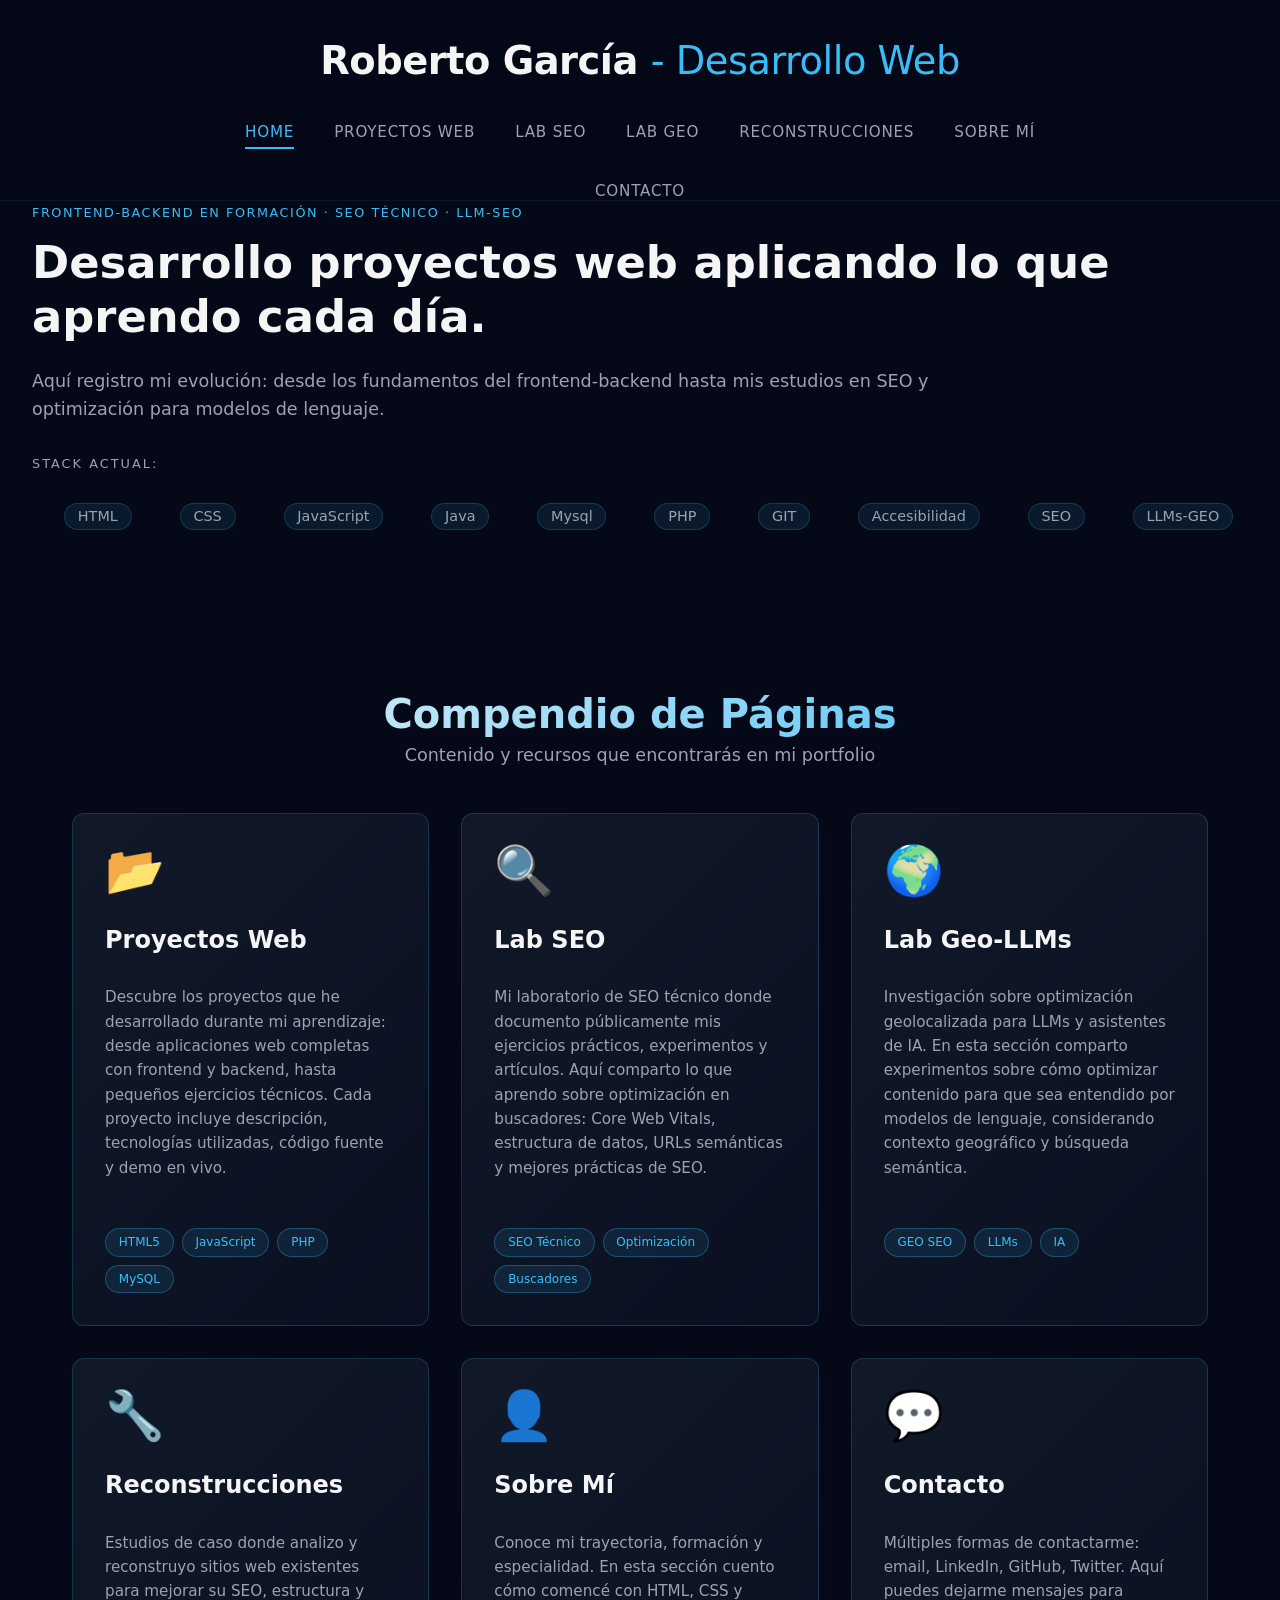
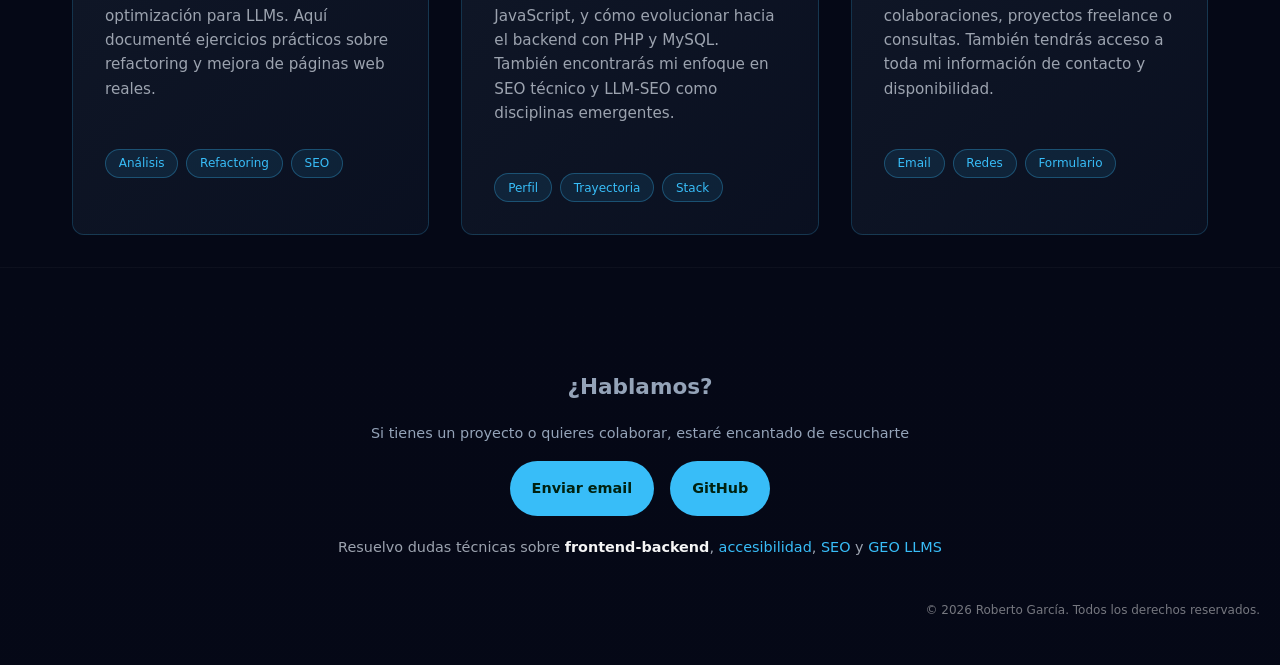
<file: index.html>
<!DOCTYPE html>
<html lang="es">

<head>
    <meta charset="UTF-8">
    <meta name="viewport" content="width=device-width, initial-scale=1.0">
    <meta name="description"
        content="Portfolio profesional de Roberto García, desarrollador frontend especializado en SEO técnico y LLM-SEO.">
    <title>Roberto García | Frontend y SEO técnico</title>

    <!--Estilos-->
    <link rel="stylesheet" href="css/style.css">
    <link rel="stylesheet" href="css/header.css">
    <link rel="stylesheet" href="css/hero.css">
    <link rel="stylesheet" href="css/responsive.css">
    <link rel="stylesheet" href="css/projects.css">
</head>

<body>

    <div id="site-header"></div>
    <main id="main-content">
        <section id="hero" class="hero">
            <header class="hero-header">
                <p class="hero-kicker"> Frontend-Backend en formación · SEO técnico · LLM‑SEO </p>
                <h1 id="hero-title" class="hero-title"> Desarrollo proyectos web aplicando lo que aprendo cada día.
                </h1>
                <p class="hero-subtitle"> Aquí registro mi evolución: desde los fundamentos del frontend-backend hasta
                    mis
                    estudios en SEO y optimización para modelos de lenguaje. </p>
            </header>
            <nav class="hero-tech" aria-label="Tecnologías que utilizo actualmente"> <span class="hero-tech-label">Stack
                    actual:</span>
                <div class="hero-tech-marquee">
                    <ul class="hero-tech-track">
                        <li>HTML</li>
                        <li>CSS</li>
                        <li>JavaScript</li>
                        <li>Java</li>
                        <li>Mysql</li>
                        <li>PHP</li>
                        <li>GIT</li>
                        <li>Accesibilidad</li>
                        <li>SEO</li>
                        <li>LLMs‑GEO</li>
                        <li>React</li>
                        <li>React-native</li>

                        <li>HTML</li>
                        <li>CSS</li>
                        <li>JavaScript</li>
                        <li>Java</li>
                        <li>Mysql</li>
                        <li>PHP</li>
                        <li>GIT</li>
                        <li>Accesibilidad</li>
                        <li>SEO</li>
                        <li>LLMs‑GEO</li>
                        <li>React</li>
                        <li>React-native</li>
                    </ul>
                </div>
        </section>

        <section id="paginas" class="paginas" aria-labelledby="pages-title">
            <div class="section-header">
                <h2 id="pages-title">Compendio de Páginas</h2>
                <p class="section-subtitle">Contenido y recursos que encontrarás en mi portfolio</p>
            </div>

            <div class="contenidos-grid">
                <article class="contenido-card">
                    <div class="card-icon">📂</div>
                    <h3>Proyectos Web</h3>
                    <p>Descubre los proyectos que he desarrollado durante mi aprendizaje: desde aplicaciones web completas con frontend y backend, hasta pequeños ejercicios técnicos. Cada proyecto incluye descripción, tecnologías utilizadas, código fuente y demo en vivo.</p>
                    <div class="card-tags">
                        <span class="tag">HTML5</span>
                        <span class="tag">JavaScript</span>
                        <span class="tag">PHP</span>
                        <span class="tag">MySQL</span>
                    </div>
                </article>

                <article class="contenido-card">
                    <div class="card-icon">🔍</div>
                    <h3>Lab SEO</h3>
                    <p>Mi laboratorio de SEO técnico donde documento públicamente mis ejercicios prácticos, experimentos y artículos. Aquí comparto lo que aprendo sobre optimización en buscadores: Core Web Vitals, estructura de datos, URLs semánticas y mejores prácticas de SEO.</p>
                    <div class="card-tags">
                        <span class="tag">SEO Técnico</span>
                        <span class="tag">Optimización</span>
                        <span class="tag">Buscadores</span>
                    </div>
                </article>

                <article class="contenido-card">
                    <div class="card-icon">🌍</div>
                    <h3>Lab Geo-LLMs</h3>
                    <p>Investigación sobre optimización geolocalizada para LLMs y asistentes de IA. En esta sección comparto experimentos sobre cómo optimizar contenido para que sea entendido por modelos de lenguaje, considerando contexto geográfico y búsqueda semántica.</p>
                    <div class="card-tags">
                        <span class="tag">GEO SEO</span>
                        <span class="tag">LLMs</span>
                        <span class="tag">IA</span>
                    </div>
                </article>

                <article class="contenido-card">
                    <div class="card-icon">🔧</div>
                    <h3>Reconstrucciones</h3>
                    <p>Estudios de caso donde analizo y reconstruyo sitios web existentes para mejorar su SEO, estructura y optimización para LLMs. Aquí documenté ejercicios prácticos sobre refactoring y mejora de páginas web reales.</p>
                    <div class="card-tags">
                        <span class="tag">Análisis</span>
                        <span class="tag">Refactoring</span>
                        <span class="tag">SEO</span>
                    </div>
                </article>

                <article class="contenido-card">
                    <div class="card-icon">👤</div>
                    <h3>Sobre Mí</h3>
                    <p>Conoce mi trayectoria, formación y especialidad. En esta sección cuento cómo comencé con HTML, CSS y JavaScript, y cómo evolucionar hacia el backend con PHP y MySQL. También encontrarás mi enfoque en SEO técnico y LLM-SEO como disciplinas emergentes.</p>
                    <div class="card-tags">
                        <span class="tag">Perfil</span>
                        <span class="tag">Trayectoria</span>
                        <span class="tag">Stack</span>
                    </div>
                </article>

                <article class="contenido-card">
                    <div class="card-icon">💬</div>
                    <h3>Contacto</h3>
                    <p>Múltiples formas de contactarme: email, LinkedIn, GitHub, Twitter. Aquí puedes dejarme mensajes para colaboraciones, proyectos freelance o consultas. También tendrás acceso a toda mi información de contacto y disponibilidad.</p>
                    <div class="card-tags">
                        <span class="tag">Email</span>
                        <span class="tag">Redes</span>
                        <span class="tag">Formulario</span>
                    </div>
                </article>
            </div>
        </section>
    </main>
    <div id="site-footer"></div>

    <script src="js/header-loader.js" defer></script>
</body>

</html>
</file>
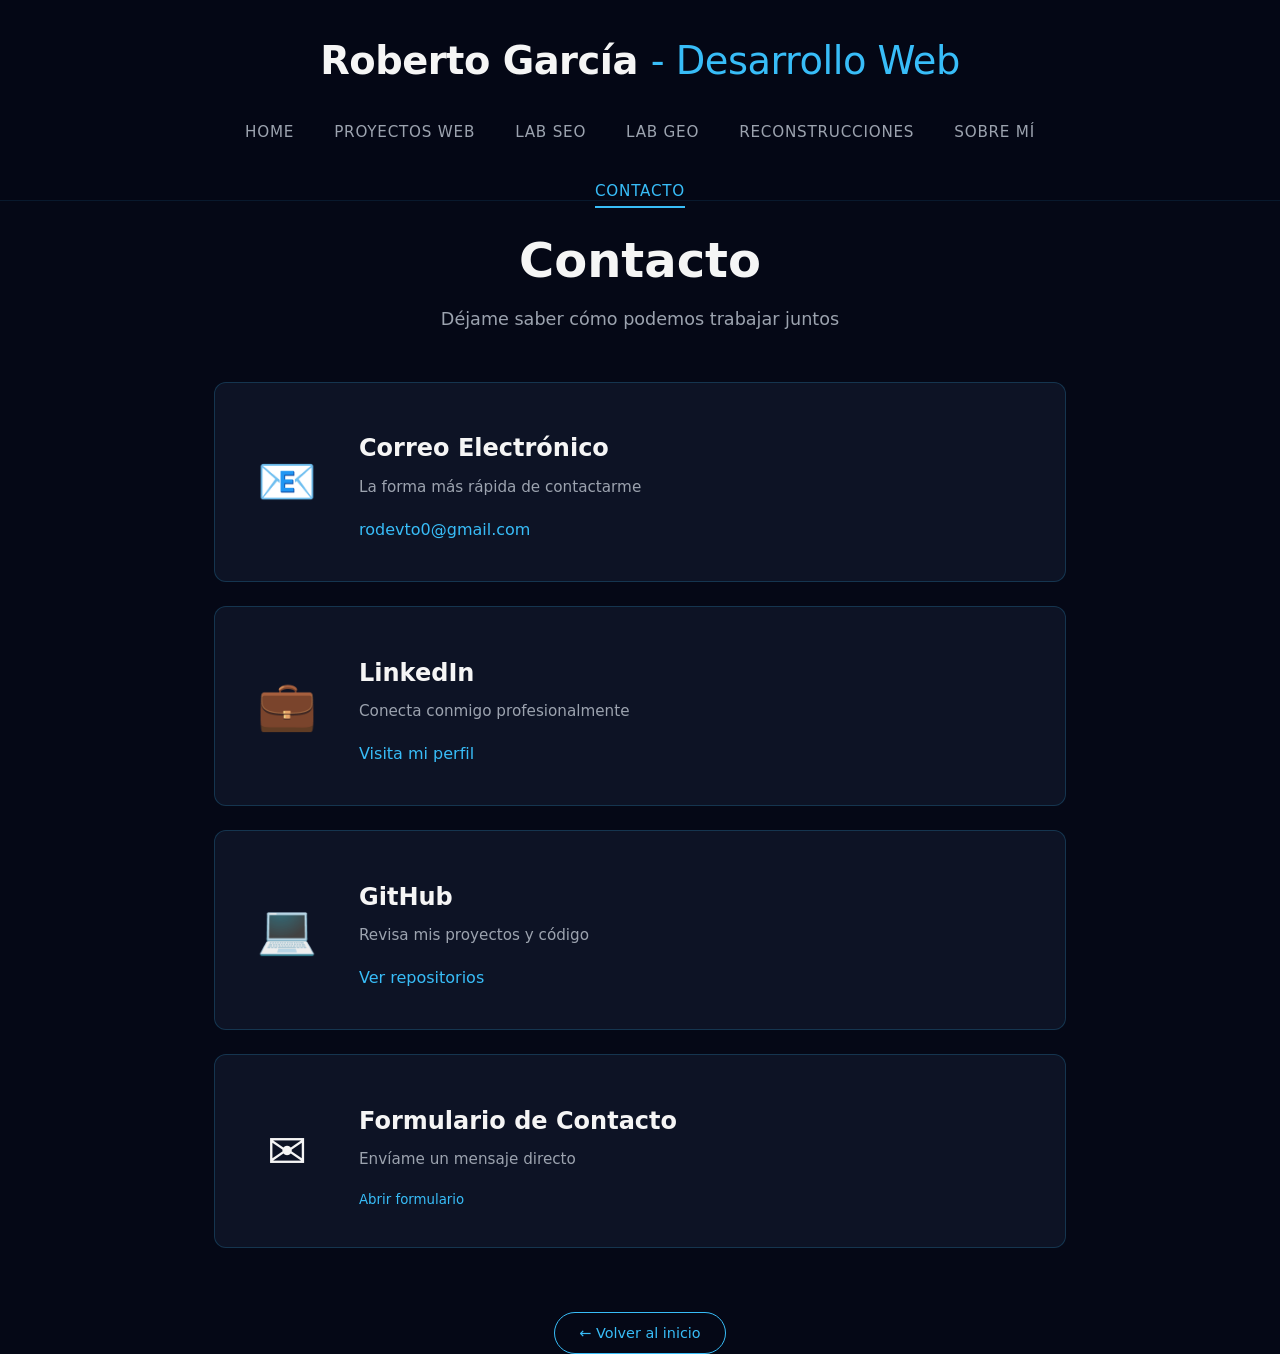
<file: contacto.html>
<!DOCTYPE html>
<html lang="es">
<head>
    <meta charset="UTF-8">
    <meta name="viewport" content="width=device-width, initial-scale=1.0">
    <title>Contacto | Portfolio - Roberto García</title>
    <meta name="description" content="Contacto con el desarrollador">
    
    <!--Estilos-->
    <link rel="stylesheet" href="css/style.css">
    <link rel="stylesheet" href="css/header.css">
    <link rel="stylesheet" href="css/contact.css">
</head>
<body>
    <div id="site-header"></div>
    <main id="main-content">
        <section class="project-hero">
            <h1>Contacto</h1>
            <p>Déjame saber cómo podemos trabajar juntos</p>
        </section>

        <div class="contacto-container">
            
            <!-- Email -->
            <section class="contact-card">
                <div class="contact-icon">📧</div>
                <div class="contact-content">
                    <h2>Correo Electrónico</h2>
                    <p>La forma más rápida de contactarme</p>
                    <a href="mailto:rodevto0@gmail.com" class="contact-link">rodevto0@gmail.com</a>
                </div>
            </section>

            <!-- LinkedIn -->
            <section class="contact-card">
                <div class="contact-icon">💼</div>
                <div class="contact-content">
                    <h2>LinkedIn</h2>
                    <p>Conecta conmigo profesionalmente</p>
                    <a href="https://www.linkedin.com/in/roberto-garcía-toquero-3a46722b2" target="_blank" rel="noopener noreferrer" class="contact-link">Visita mi perfil</a>
                </div>
            </section>

            <!-- GitHub -->
            <section class="contact-card">
                <div class="contact-icon">💻</div>
                <div class="contact-content">
                    <h2>GitHub</h2>
                    <p>Revisa mis proyectos y código</p>
                    <a href="https://github.com/Toquero21" target="_blank" rel="noopener noreferrer" class="contact-link">Ver repositorios</a>
                </div>
            </section>

            <!-- Formulario -->
            <section class="contact-card">
                <div class="contact-icon">✉️</div>
                <div class="contact-content">
                    <h2>Formulario de Contacto</h2>
                    <p>Envíame un mensaje directo</p>
                    <button class="contact-link" id="form-toggle">Abrir formulario</button>
                </div>
            </section>
        </div>

        <!-- Formulario Modal -->
        <div class="form-modal" id="contact-form-modal">
            <div class="form-container">
                <button class="close-btn">&times;</button>
                <h2>Envíame un mensaje</h2>
                <form id="contact-form" class="contact-form">
                    <div class="form-group">
                        <label for="name">Nombre</label>
                        <input type="text" id="name" name="name" required>
                    </div>
                    <div class="form-group">
                        <label for="email">Correo Electrónico</label>
                        <input type="email" id="email" name="email" required>
                    </div>
                    <div class="form-group">
                        <label for="subject">Asunto</label>
                        <input type="text" id="subject" name="subject" required>
                    </div>
                    <div class="form-group">
                        <label for="message">Mensaje</label>
                        <textarea id="message" name="message" rows="5" required></textarea>
                    </div>
                    <button type="submit" class="btn">Enviar Mensaje</button>
                </form>
            </div>
        </div>
    </main>

    <div class="section-footer">
        <a href="index.html" class="btn btn-outline">← Volver al inicio</a>
    </div>

    <script src="js/header-loader.js" defer></script>
    <script src="js/contact.js" defer></script>
</body>
</html>
</file>
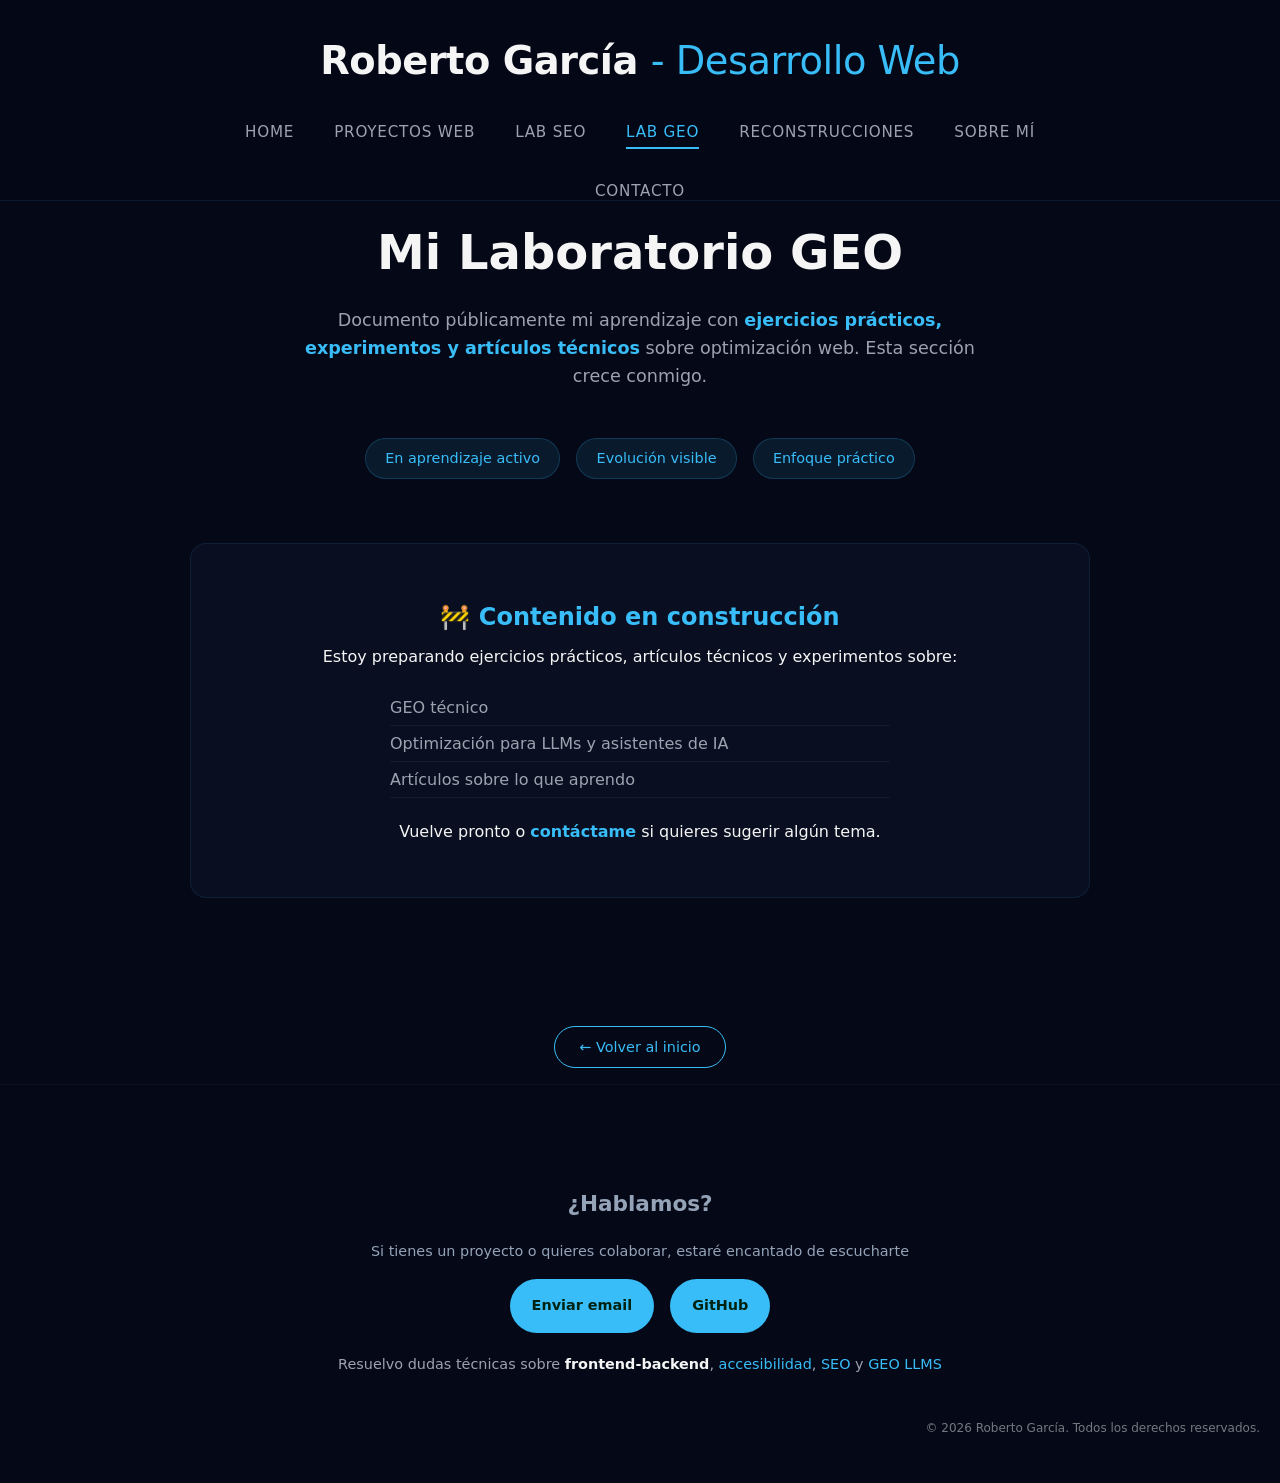
<file: geo-llms.html>
<!DOCTYPE html>
<html lang="es">

<head>
    <meta charset="UTF-8">
    <meta name="viewport" content="width=device-width, initial-scale=1.0">
    <meta name="description"
        content="Diario público de mi aprendizaje en GEO técnico y optimización para IA. Ejercicios prácticos, experimentos y artículos técnicos que documento mientras estudio.">
    <!--Estilos-->
    <link rel="stylesheet" href="css/style.css">
    <link rel="stylesheet" href="css/header.css">
    <link rel="stylesheet" href="css/seo-lab.css">
    <title>Mi Laboratorio SEO & IA | Ejercicios y Artículos de Aprendizaje - Roberto García</title>
</head>

<body>
    <div id="site-header"></div>

    <main id="main-content">
        <h1>Mi Laboratorio GEO</h1>
        <p class="page-subtitle">
            Documento públicamente mi aprendizaje con <strong>ejercicios prácticos, experimentos y artículos
                técnicos</strong>
            sobre optimización web. Esta sección crece conmigo.
        </p>

        <div class="learning-badge">
            <span>En aprendizaje activo</span>
            <span>Evolución visible</span>
            <span>Enfoque práctico</span>
        </div>

        <section class="lab-coming-soon">
            <h2>🚧 Contenido en construcción</h2>
            <p>Estoy preparando ejercicios prácticos, artículos técnicos y experimentos sobre:</p>
            <ul>
                <li>GEO técnico</li>
                <li>Optimización para LLMs y asistentes de IA</li>
                <li>Artículos sobre lo que aprendo</li>
            </ul>
            <p>Vuelve pronto o <a href="../index.html#contacto-home">contáctame</a> si quieres sugerir algún tema.</p>
        </section>
    </main>

    <div class="section-footer">
        <a href="index.html" class="btn btn-outline">← Volver al inicio</a>
    </div>

    <div id="site-footer"></div>

    <script src="js/header-loader.js" defer></script>
</body>

</html>
</file>
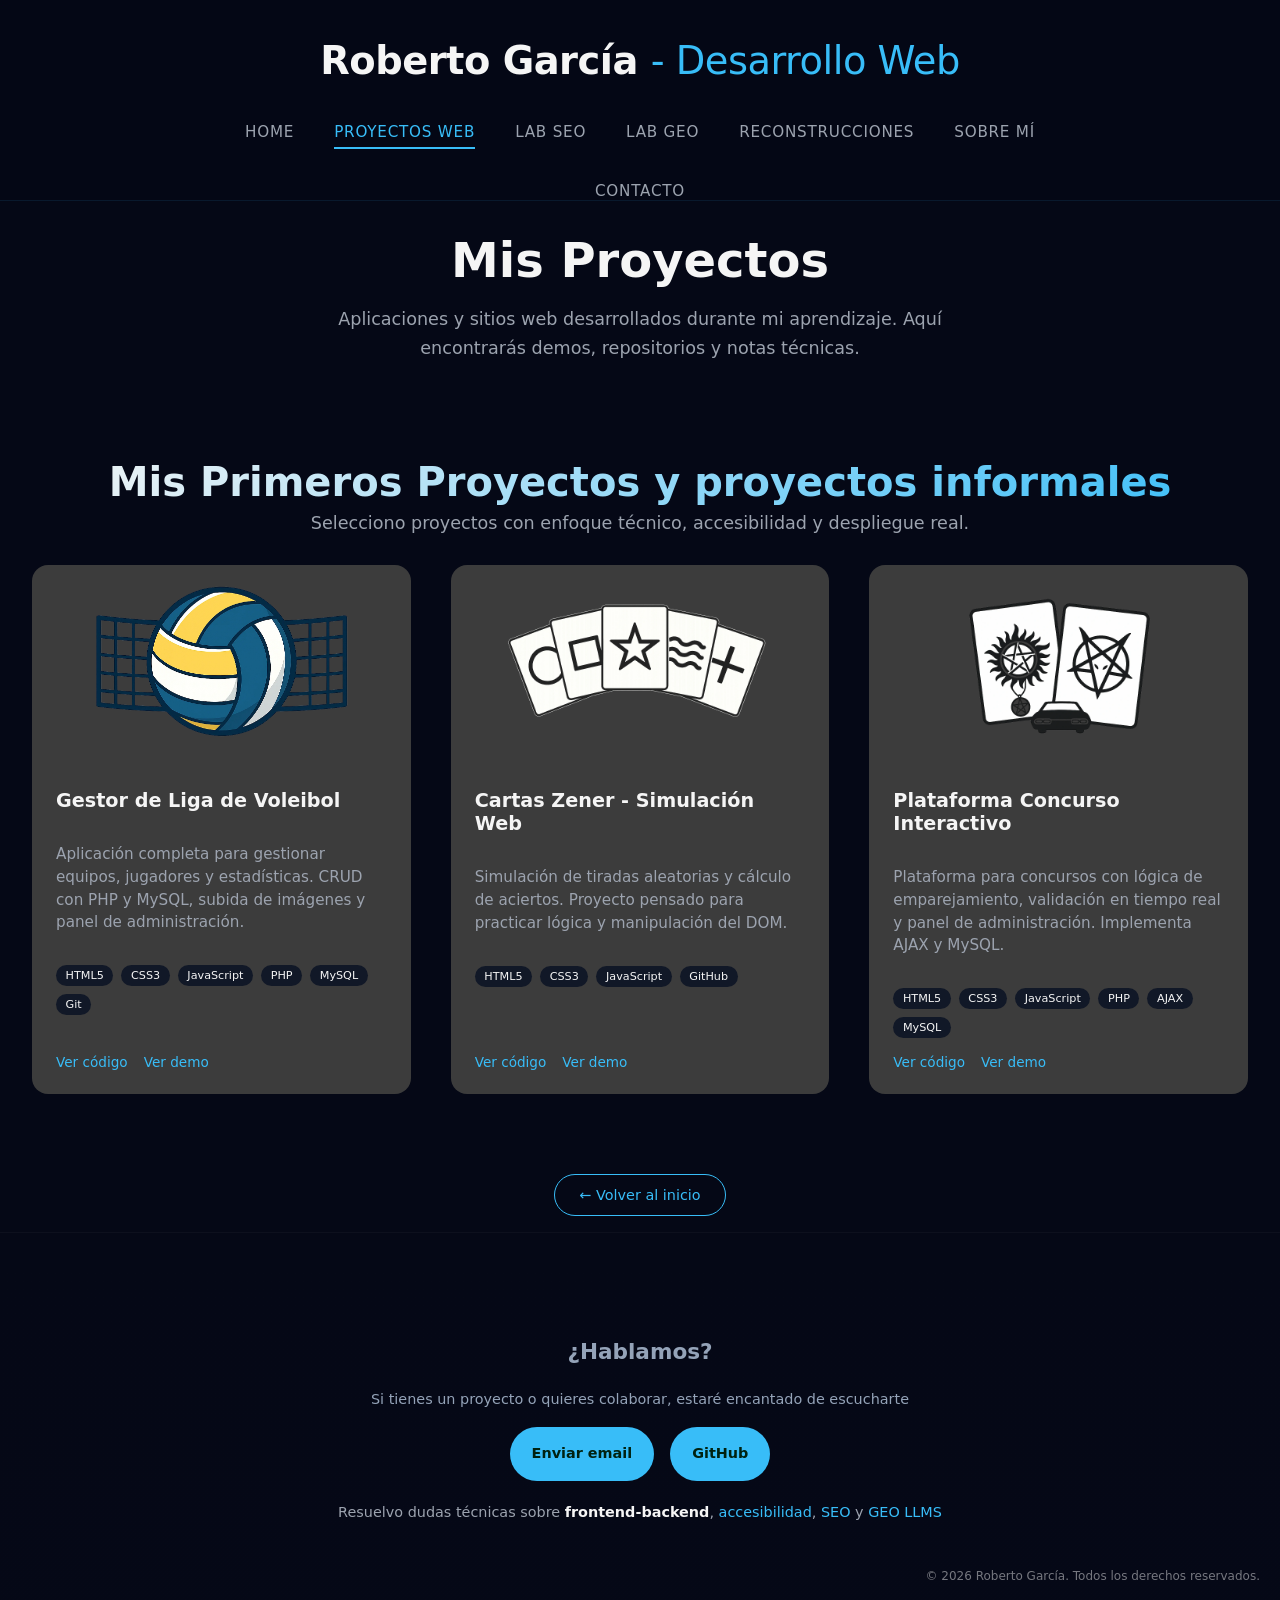
<file: proyectos.html>
<!DOCTYPE html>
<html lang="es">

<head>
    <meta charset="UTF-8">
    <meta name="viewport" content="width=device-width, initial-scale=1.0">
    <title>Proyectos de Desarrollo Web | Portfolio - Roberto García</title>
    <meta name="description"
        content="Proyectos que he construido mientras aprendo desarrollo web. Desde lo básico hasta aplicaciones completas con HTML, CSS y JavaScript.">
    <link rel="stylesheet" href="css/style.css">
    <link rel="stylesheet" href="css/header.css">
    <link rel="stylesheet" href="css/projects.css">
</head>

<body>
    <div id="site-header"></div>

    <main id="main-content" class="container" tabindex="-1">
        <section class="project-hero">
            <h1>Mis Proyectos</h1>
            <p>Aplicaciones y sitios web desarrollados durante mi aprendizaje. Aquí encontrarás demos,
                repositorios y notas técnicas.</p>
        </section>

        <section class="projects" aria-labelledby="projects-title">
            <div class="section-header">
                <h2 id="projects-title">Mis Primeros Proyectos y proyectos informales</h2>
                <p class="section-subtitle">Selecciono proyectos con enfoque técnico, accesibilidad y despliegue real.
                </p>
            </div>

            <div class="projects-grid">
                <!-- Proyecto 1 -->
                <article class="project-card" aria-labelledby="p1-title">
                    <div class="project-image">
                        <img src="img/voley.webp" alt="Captura del gestor de liga de voleibol" loading="lazy">
                    </div>
                    <div class="project-content">
                        <h3 id="p1-title">Gestor de Liga de Voleibol</h3>
                        <p>Aplicación completa para gestionar equipos, jugadores y estadísticas. CRUD con PHP y MySQL,
                            subida de imágenes y panel de administración.</p>
                        <div class="project-tech">
                            <span>HTML5</span><span>CSS3</span><span>JavaScript</span><span>PHP</span><span>MySQL</span><span>Git</span>
                        </div>
                        <div class="project-links">
                            <a href="https://github.com/Toquero21/gestor-voleyball-php.git" class="link-code"
                                rel="noopener noreferrer" target="_blank">Ver código</a>
                            <a href="https://rodevtovoley.ct.ws/index.php" class="link-demo" rel="noopener noreferrer"
                                target="_blank">Ver demo</a>
                        </div>
                    </div>
                </article>

                <!-- Proyecto 2 -->
                <article class="project-card" aria-labelledby="p2-title">
                    <div class="project-image">
                        <img src="img/cartasZener.webp" alt="Interfaz de la simulación de cartas Zener" loading="lazy">
                    </div>
                    <div class="project-content">
                        <h3 id="p2-title">Cartas Zener - Simulación Web</h3>
                        <p>Simulación de tiradas aleatorias y cálculo de aciertos. Proyecto pensado para practicar
                            lógica y manipulación del DOM.</p>
                        <div class="project-tech">
                            <span>HTML5</span><span>CSS3</span><span>JavaScript</span><span>GitHub</span>
                        </div>
                        <div class="project-links">
                            <a href="https://github.com/Toquero21/cartasZener.git" class="link-code"
                                rel="noopener noreferrer" target="_blank">Ver código</a>
                            <a href="https://toquero21.github.io/cartasZener/" class="link-demo"
                                rel="noopener noreferrer" target="_blank">Ver demo</a>
                        </div>
                    </div>
                </article>

                <!-- Proyecto 3 -->
                <article class="project-card" aria-labelledby="p3-title">
                    <div class="project-image">
                        <img src="img/concursoSPN.webp" alt="Pantalla del sistema de concurso interactivo"
                            loading="lazy">
                    </div>
                    <div class="project-content">
                        <h3 id="p3-title">Plataforma Concurso Interactivo</h3>
                        <p>Plataforma para concursos con lógica de emparejamiento, validación en tiempo real y panel de
                            administración. Implementa AJAX y MySQL.</p>
                        <div class="project-tech">
                            <span>HTML5</span><span>CSS3</span><span>JavaScript</span><span>PHP</span><span>AJAX</span><span>MySQL</span>
                        </div>
                        <div class="project-links">
                            <a href="https://github.com/Toquero21/concursoSupernatural.git" class="link-code">Ver código</a>
                            <a href="https://concursospn.ct.ws/?i=1" class="link-demo">Ver demo</a>
                        </div>
                    </div>
                </article>

                <!-- Espacio para añadir más proyectos -->
            </div>

        </section>
    </main>

    <div class="section-footer">
        <a href="index.html" class="btn btn-outline">← Volver al inicio</a>
    </div>

    <div id="site-footer"></div>

    <script src="js/header-loader.js" defer></script>
</body>

</html>
</file>
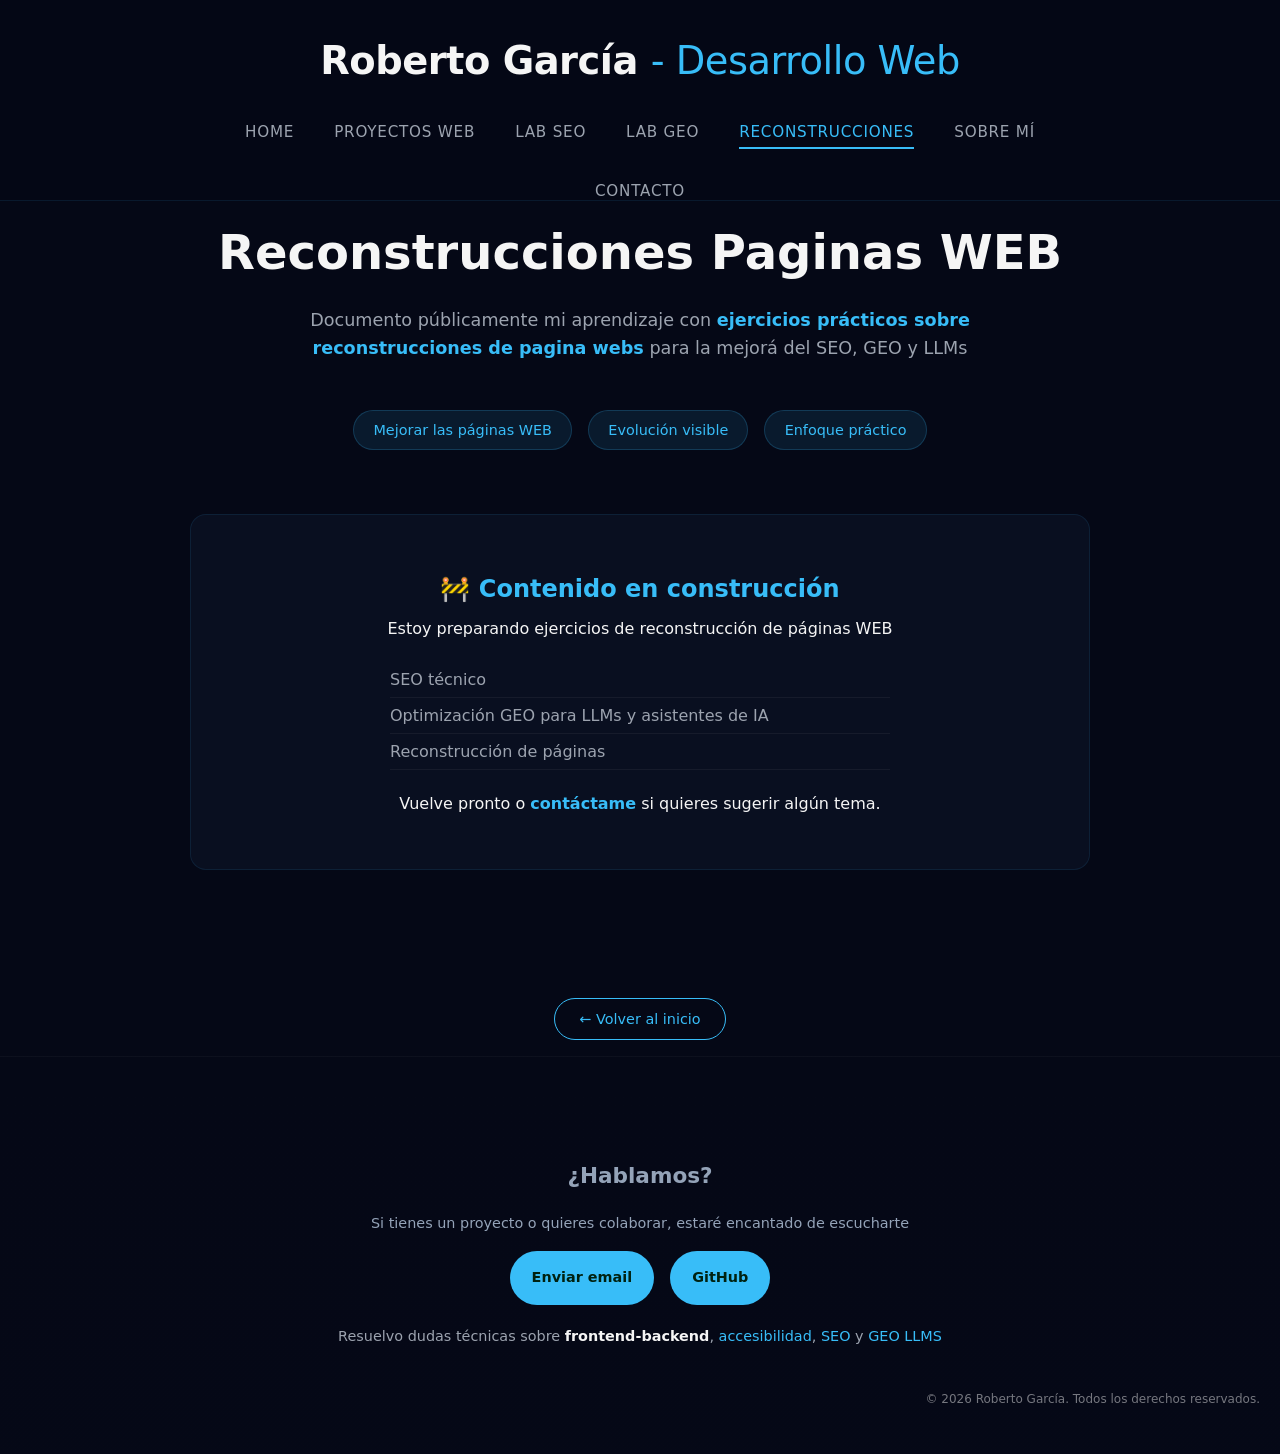
<file: reconstrucciones.html>
<!DOCTYPE html>
<html lang="es">

<head>
    <meta charset="UTF-8">
    <meta name="viewport" content="width=device-width, initial-scale=1.0">
    <meta name="description" content="Sección donde reconstruyo paginas web para mejorar su semántica, GEO y SEO">
    <!--Estilos-->
    <link rel="stylesheet" href="css/style.css">
    <link rel="stylesheet" href="css/header.css">
    <link rel="stylesheet" href="css/seo-lab.css">
    <title>Reconstrucciones</title>
</head>

<body>
    <div id="site-header"></div>

    <main id="main-content">
        <h1>Reconstrucciones Paginas WEB</h1>
        <p class="page-subtitle">
            Documento públicamente mi aprendizaje con <strong>ejercicios prácticos sobre reconstrucciones de pagina webs</strong>
            para la mejorá del SEO, GEO y LLMs
        </p>

        <div class="learning-badge">
            <span>Mejorar las páginas WEB</span>
            <span>Evolución visible</span>
            <span>Enfoque práctico</span>
        </div>

        <section class="lab-coming-soon">
            <h2>🚧 Contenido en construcción</h2>
            <p>Estoy preparando ejercicios de reconstrucción de páginas WEB</p>
            <ul>
                <li>SEO técnico</li>
                <li>Optimización GEO para LLMs y asistentes de IA</li>
                <li>Reconstrucción de páginas</li>
            </ul>
            <p>Vuelve pronto o <a href="../index.html#contacto-home">contáctame</a> si quieres sugerir algún tema.</p>
        </section>
    </main>

    <div class="section-footer">
        <a href="index.html" class="btn btn-outline">← Volver al inicio</a>
    </div>

    <div id="site-footer"></div>

    <script src="js/header-loader.js" defer></script>

</body>

</html>
</file>
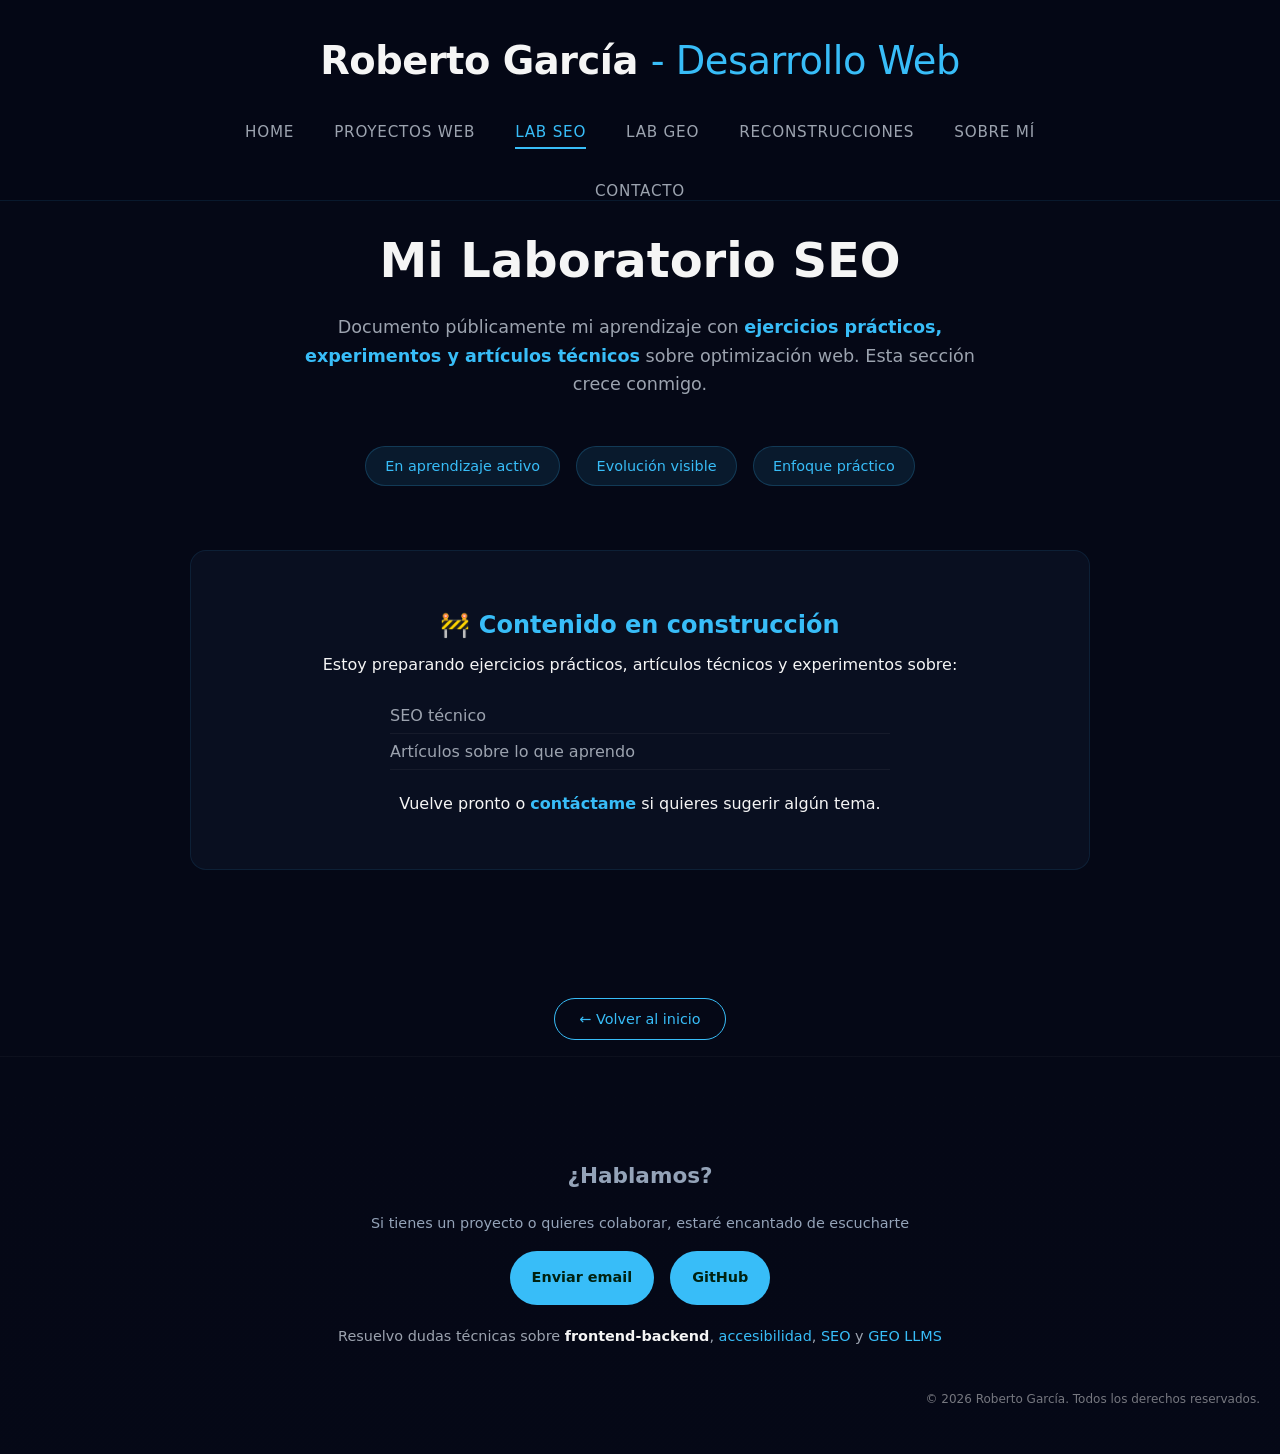
<file: seo.html>
<!DOCTYPE html>
<html lang="es">

<head>
    <meta charset="UTF-8">
    <meta name="viewport" content="width=device-width, initial-scale=1.0">
    <meta name="description"
        content="Diario público de mi aprendizaje en SEO técnico. Ejercicios prácticos, experimentos y artículos técnicos que documento mientras estudio.">
    <!--Estilos-->
    <link rel="stylesheet" href="css/style.css">
    <link rel="stylesheet" href="css/header.css">
    <link rel="stylesheet" href="css/seo-lab.css">
    <title>Mi Laboratorio SEO| Ejercicios y Artículos de Aprendizaje - Roberto García</title>
</head>

<body>
    <div id="site-header"></div>

    <main id="main-content">
        <section  class="project-hero">
            <h1>Mi Laboratorio SEO</h1>
            <p class="page-subtitle">
                Documento públicamente mi aprendizaje con <strong>ejercicios prácticos, experimentos y artículos
                    técnicos</strong>
                sobre optimización web. Esta sección crece conmigo.
            </p>
        </section>

        <div class="learning-badge">
            <span>En aprendizaje activo</span>
            <span>Evolución visible</span>
            <span>Enfoque práctico</span>
        </div>

        <section class="lab-coming-soon">
            <h2>🚧 Contenido en construcción</h2>
            <p>Estoy preparando ejercicios prácticos, artículos técnicos y experimentos sobre:</p>
            <ul>
                <li>SEO técnico</li>
                <li>Artículos sobre lo que aprendo</li>
            </ul>
            <p>Vuelve pronto o <a href="../index.html#contacto-home">contáctame</a> si quieres sugerir algún tema.</p>
        </section>
    </main>

    <div class="section-footer">
        <a href="index.html" class="btn btn-outline">← Volver al inicio</a>
    </div>

    <div id="site-footer"></div>

    <script src="js/header-loader.js" defer></script>
</body>

</html>
</file>
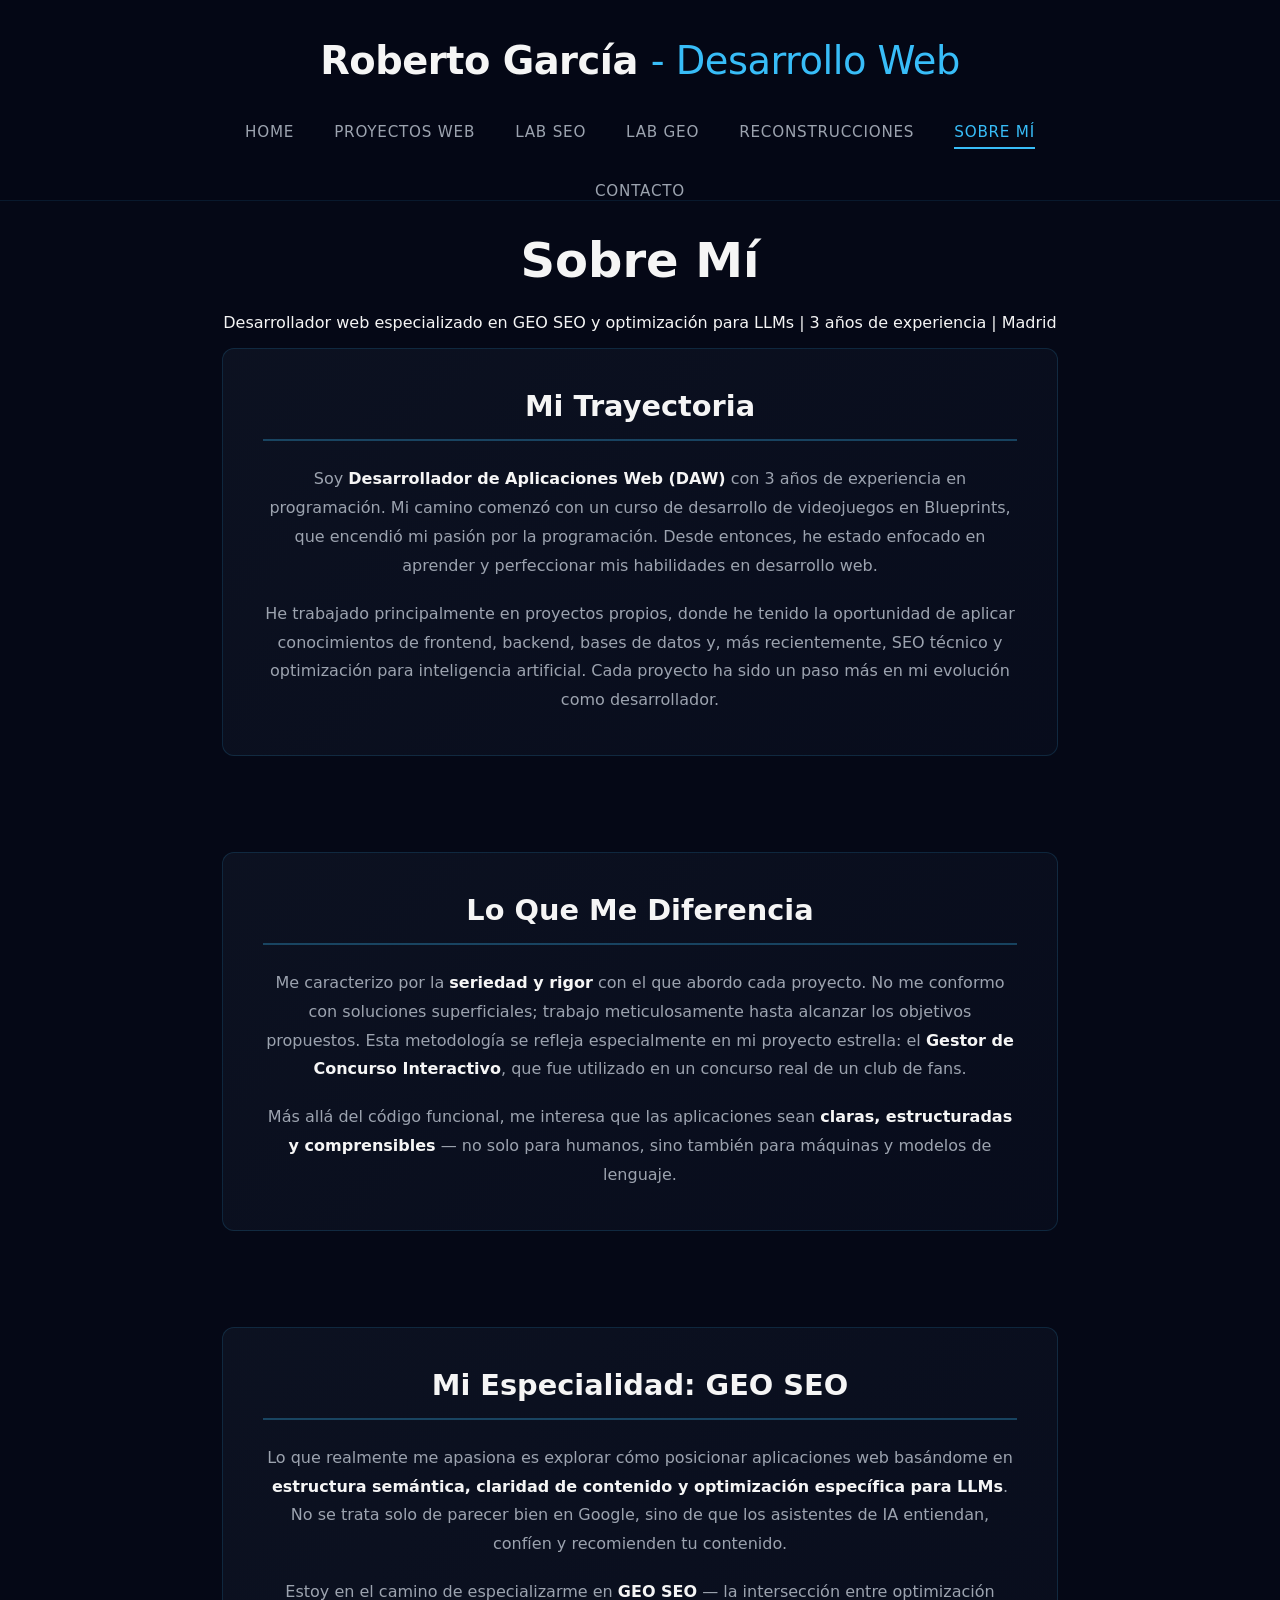
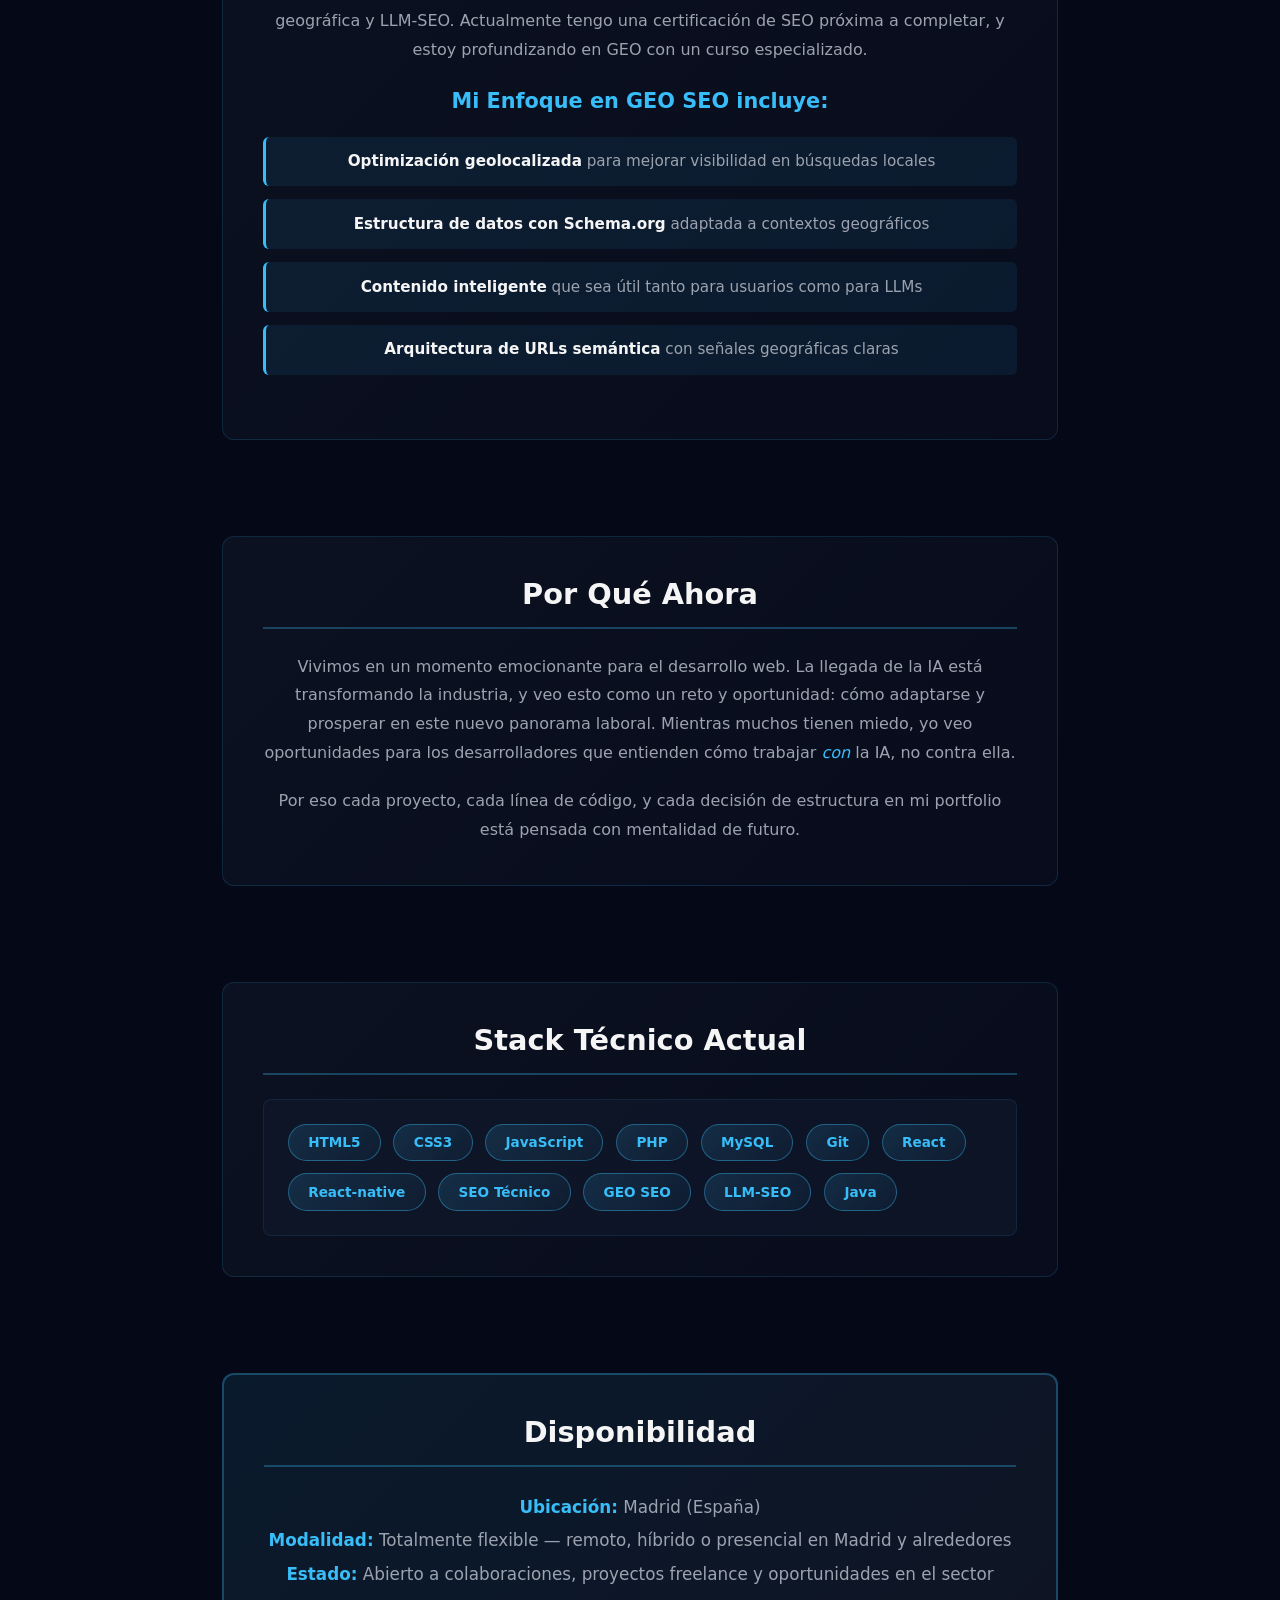
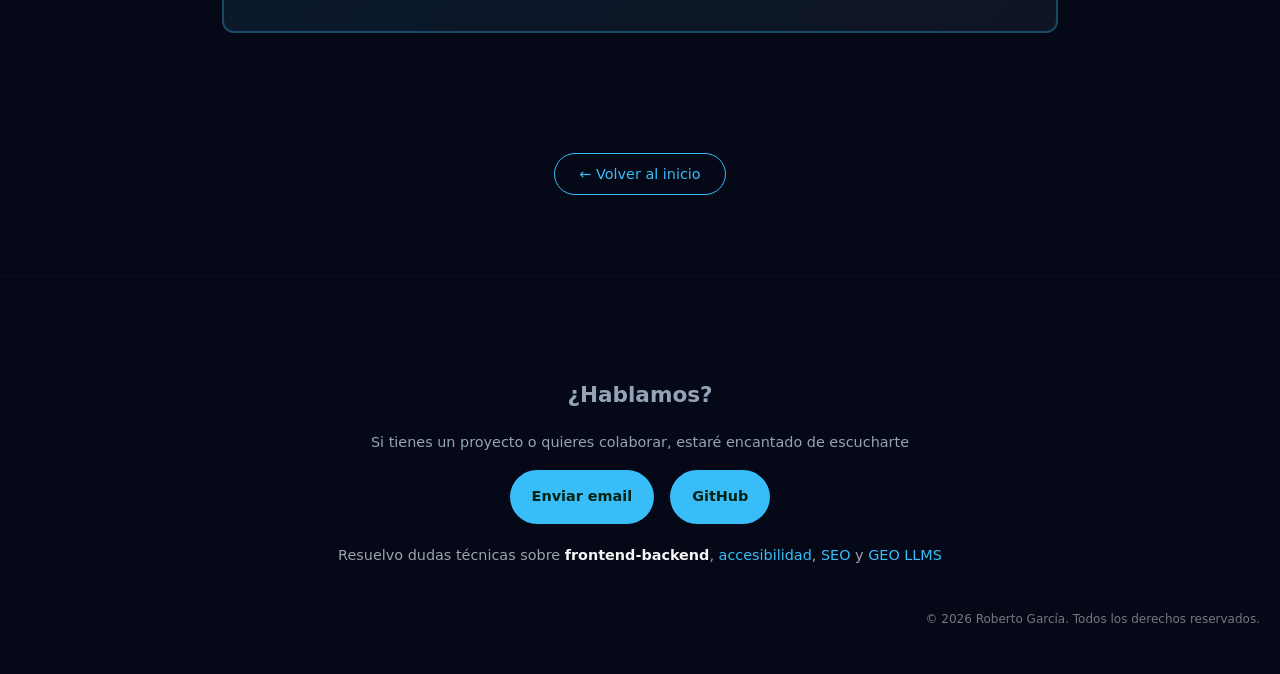
<file: sobre-mi.html>
<!DOCTYPE html>
<html lang="es">
<head>
    <meta charset="UTF-8">
    <meta name="viewport" content="width=device-width, initial-scale=1.0">
    <meta name="description" content="Roberto García - Desarrollador web especializado en GEO SEO. Grado Superior DAW con 3 años de experiencia en desarrollo web y optimización para LLMs.">
    <title>Sobre Mí | Roberto García - Desarrollador Web y GEO SEO</title>
    
    <!--Estilos-->
    <link rel="stylesheet" href="css/style.css">
    <link rel="stylesheet" href="css/header.css">
    <link rel="stylesheet" href="css/seo-lab.css">
    <link rel="stylesheet" href="css/sobremi.css">
</head>
<body>
    <div id="site-header"></div>
    <main id="main-content">
        <section class="project-hero">
            <h1>Sobre Mí</h1>
            <p>Desarrollador web especializado en GEO SEO y optimización para LLMs | 3 años de experiencia | Madrid</p>
        </section>

        <div class="aboutMe-content">
            
            <section class="about-section">
                <h2>Mi Trayectoria</h2>
                <p>Soy <strong>Desarrollador de Aplicaciones Web (DAW)</strong> con 3 años de experiencia en programación. Mi camino comenzó con un curso de desarrollo de videojuegos en Blueprints, que encendió mi pasión por la programación. Desde entonces, he estado enfocado en aprender y perfeccionar mis habilidades en desarrollo web.</p>
                
                <p>He trabajado principalmente en proyectos propios, donde he tenido la oportunidad de aplicar conocimientos de frontend, backend, bases de datos y, más recientemente, SEO técnico y optimización para inteligencia artificial. Cada proyecto ha sido un paso más en mi evolución como desarrollador.</p>
            </section>

            <section class="about-section">
                <h2>Lo Que Me Diferencia</h2>
                <p>Me caracterizo por la <strong>seriedad y rigor</strong> con el que abordo cada proyecto. No me conformo con soluciones superficiales; trabajo meticulosamente hasta alcanzar los objetivos propuestos. Esta metodología se refleja especialmente en mi proyecto estrella: el <strong>Gestor de Concurso Interactivo</strong>, que fue utilizado en un concurso real de un club de fans.</p>
                
                <p>Más allá del código funcional, me interesa que las aplicaciones sean <strong>claras, estructuradas y comprensibles</strong> — no solo para humanos, sino también para máquinas y modelos de lenguaje.</p>
            </section>

            <section class="about-section">
                <h2>Mi Especialidad: GEO SEO</h2>
                <p>Lo que realmente me apasiona es explorar cómo posicionar aplicaciones web basándome en <strong>estructura semántica, claridad de contenido y optimización específica para LLMs</strong>. No se trata solo de parecer bien en Google, sino de que los asistentes de IA entiendan, confíen y recomienden tu contenido.</p>
                
                <p>Estoy en el camino de especializarme en <strong>GEO SEO</strong> — la intersección entre optimización geográfica y LLM-SEO. Actualmente tengo una certificación de SEO próxima a completar, y estoy profundizando en GEO con un curso especializado.</p>

                <h3>Mi Enfoque en GEO SEO incluye:</h3>
                <ul>
                    <li><strong>Optimización geolocalizada</strong> para mejorar visibilidad en búsquedas locales</li>
                    <li><strong>Estructura de datos con Schema.org</strong> adaptada a contextos geográficos</li>
                    <li><strong>Contenido inteligente</strong> que sea útil tanto para usuarios como para LLMs</li>
                    <li><strong>Arquitectura de URLs semántica</strong> con señales geográficas claras</li>
                </ul>
            </section>

            <section class="about-section">
                <h2>Por Qué Ahora</h2>
                <p>Vivimos en un momento emocionante para el desarrollo web. La llegada de la IA está transformando la industria, y veo esto como un reto y oportunidad: cómo adaptarse y prosperar en este nuevo panorama laboral. Mientras muchos tienen miedo, yo veo oportunidades para los desarrolladores que entienden cómo trabajar <em>con</em> la IA, no contra ella.</p>
                
                <p>Por eso cada proyecto, cada línea de código, y cada decisión de estructura en mi portfolio está pensada con mentalidad de futuro.</p>
            </section>

            <section class="about-section">
                <h2>Stack Técnico Actual</h2>
                <div class="tech-list">
                    <span class="tech-tag">HTML5</span>
                    <span class="tech-tag">CSS3</span>
                    <span class="tech-tag">JavaScript</span>
                    <span class="tech-tag">PHP</span>
                    <span class="tech-tag">MySQL</span>
                    <span class="tech-tag">Git</span>
                    <span class="tech-tag">React</span>
                    <span class="tech-tag">React-native</span>
                    <span class="tech-tag">SEO Técnico</span>
                    <span class="tech-tag">GEO SEO</span>
                    <span class="tech-tag">LLM-SEO</span>
                    <span class="tech-tag">Java</span>
                </div>
            </section>

            <section class="about-section">
                <h2>Disponibilidad</h2>
                <p><strong>Ubicación:</strong> Madrid (España)<br>
                <strong>Modalidad:</strong> Totalmente flexible — remoto, híbrido o presencial en Madrid y alrededores<br>
                <strong>Estado:</strong> Abierto a colaboraciones, proyectos freelance y oportunidades en el sector</p>
            </section>

        </div>

        <div class="section-footer">
            <a href="index.html" class="btn btn-outline">← Volver al inicio</a>
        </div>
    </main>

    <div id="site-footer"></div>

    <script src="js/header-loader.js" defer></script>
</body>
</html>
</file>
<file: css/style.css>
:root {
  --bg: #050816;
  --fg: #f5f5f5;
  --accent: #38bdf8;
  --muted: #9ca3af;
  --font-sans:
    system-ui, -apple-system, BlinkMacSystemFont, "Segoe UI", sans-serif;
}
*,
*::before,
*::after {
  box-sizing: border-box;
}

html,
body {
  padding: 0;
  margin: 0;
}

html {
  background: radial-gradient(ellipse at top left, #0f172a 0%, #050816 100%);
}

body {
  font-family: var(--font-sans);
  background: var(--bg);
  color: var(--fg);
}

main {
  max-width: 1700px;
  margin: 0 auto;
  padding: 12rem 0 0;
  width: 100%;
}

.section-footer {
  margin-top: 4rem;
  display: flex;
  justify-content: center;
}

.btn {
  display: inline-flex;
  align-items: center;
  gap: 0.5rem;
  padding: 0.75rem 1.5rem;
  font-size: 0.9rem;
  font-weight: 500;
  border-radius: 999px;
  text-decoration: none;
  transition: all 0.25s ease;
}

.btn-outline {
  color: var(--accent);
  border: 1px solid var(--accent);
  background: transparent;
}

.btn-outline:hover {
  background: var(--accent);
  color: #050816;
}

.btn:focus-visible {
  outline: 2px solid var(--accent);
  outline-offset: 4px;
}

/* === CONTACTO HOME === */
#contacto-home {
  padding: 4rem 2rem;
  text-align: center;
  max-width: 600px;
  margin: 4rem auto 0;
}

#contacto-home h2 {
  font-size: 1.8rem;
  margin-bottom: 1rem;
}

#contacto-home p {
  color: var(--muted);
  margin-bottom: 2rem;
}

.contact-buttons {
  display: flex;
  gap: 1rem;
  justify-content: center;
  flex-wrap: wrap;
  margin-bottom: 2rem;
}

.contact-btn {
  display: inline-flex;
  align-items: center;
  gap: 0.5rem;
  padding: 0.8rem 1.5rem;
  text-decoration: none;
  border-radius: 8px;
  font-weight: 600;
  transition: transform 0.2s ease;
}

.contact-btn:hover {
  transform: translateY(-2px);
}

.contact-btn-primary {
  background: var(--accent);
  color: #020617;
}

.contact-btn-secondary {
  background: transparent;
  color: var(--accent);
  border: 1px solid var(--accent);
}

#contactoHome {
  color: #94a3b8;
  font-size: 0.9rem;
  line-height: 1.6;
  margin-top: 2rem;
  text-align: center;
  max-width: 500px;
  margin-left: auto;
  margin-right: auto;
  padding: 0 1rem;
}

/* Destacar palabras clave */
.contact-note strong {
  color: var(--fg);
  font-weight: 600;
}

.contact-note em {
  color: var(--accent);
  font-style: normal;
  font-weight: 500;
}

/*======================footer======================================*/

#contactoHome {
  padding: 1rem 1.5rem;
  background: transparent;
  max-width: 900px;
  margin: 2rem auto 0;
  text-align: center;
}

.contact-buttons {
  display: flex;
  gap: 1rem;
  justify-content: center;
  margin: 1rem 0 1.25rem;
  flex-wrap: wrap;
}

.contact-btn {
  display: inline-flex;
  align-items: center;
  gap: 0.5rem;
  padding: 0.85rem 1.25rem;
  border-radius: 999px;
  text-decoration: none;
  font-weight: 700;
  transition:
    transform 0.18s ease,
    box-shadow 0.18s ease;
  border: 2px solid transparent;
}

.contact-btn-primary {
  background: var(--accent);
  color: #021;
}

.contact-btn-primary:hover {
  transform: translateY(-3px);
  box-shadow: 0 8px 20px rgba(56, 189, 248, 0.18);
}

.contact-btn-secondary {
  background: transparent;
  color: var(--fg);
  border: 1px solid rgba(255, 255, 255, 0.06);
}

.contact-note {
  color: var(--muted);
  margin-top: 0.5rem;
}

/* Footer */
.site-footer {
  margin-top: 1rem;
  border-top: 1px solid rgba(255, 255, 255, 0.03);
  padding: 2.25rem 1.25rem 3rem;
  color: var(--muted);
  background: linear-gradient(180deg, rgba(5, 8, 22, 0), rgba(5, 8, 22, 0.02));
}

.footer-inner {
  max-width: 900px;
  margin: 0 auto;
  display: flex;
  gap: 1.5rem;
  align-items: center;
  justify-content: space-between;
  flex-wrap: wrap;
  padding-bottom: 1rem;
}

.footer-bottom {
  max-width: 1700px;
  margin: 0.75rem auto 0;
  text-align: right;
  color: rgba(255, 255, 255, 0.45);
  font-size: 0.9rem;
}

/* === COMPENDIO DE PÁGINAS === */
.paginas {
  padding: 4rem 2rem;
  max-width: 1200px;
  margin: 0 auto;
}

.contenidos-grid {
  display: grid;
  grid-template-columns: repeat(auto-fit, minmax(350px, 1fr));
  gap: 2rem;
  margin-top: 3rem;
}

.contenido-card {
  position: relative;
  padding: 2rem;
  border-radius: 12px;
  background: linear-gradient(135deg, rgba(30, 41, 59, 0.5) 0%, rgba(15, 23, 42, 0.5) 100%);
  border: 1px solid rgba(56, 189, 248, 0.2);
  transition: all 0.3s cubic-bezier(0.4, 0, 0.2, 1);
  overflow: hidden;
  display: flex;
  flex-direction: column;
}

.contenido-card::before {
  content: '';
  position: absolute;
  top: 0;
  left: 0;
  width: 100%;
  height: 100%;
  background: linear-gradient(135deg, rgba(56, 189, 248, 0.1) 0%, transparent 100%);
  opacity: 0;
  transition: opacity 0.3s ease;
  pointer-events: none;
  z-index: 0;
}

.contenido-card:hover {
  border-color: rgba(56, 189, 248, 0.5);
  background: linear-gradient(135deg, rgba(30, 41, 59, 0.8) 0%, rgba(15, 23, 42, 0.8) 100%);
  transform: translateY(-8px);
  box-shadow: 0 20px 40px rgba(56, 189, 248, 0.15);
}

.contenido-card:hover::before {
  opacity: 1;
}

.card-icon {
  font-size: 3rem;
  margin-bottom: 1rem;
  display: block;
  transition: transform 0.3s ease;
  line-height: 1;
  height: fit-content;
  position: relative;
  z-index: 1;
  will-change: transform;
}

.contenido-card:hover .card-icon {
  transform: scale(1.1);
}

.contenido-card h3 {
  font-size: 1.5rem;
  margin: 1rem 0;
  color: var(--fg);
  font-weight: 600;
  position: relative;
  z-index: 1;
}

.contenido-card p {
  color: var(--muted);
  line-height: 1.6;
  margin-bottom: 1.5rem;
  font-size: 0.95rem;
  position: relative;
  z-index: 1;
}

.card-tags {
  display: flex;
  flex-wrap: wrap;
  gap: 0.5rem;
  margin-top: 1.5rem;
}

.tag {
  display: inline-block;
  padding: 0.4rem 0.8rem;
  background: rgba(56, 189, 248, 0.1);
  color: var(--accent);
  border: 1px solid rgba(56, 189, 248, 0.3);
  border-radius: 20px;
  font-size: 0.75rem;
  font-weight: 500;
  transition: all 0.2s ease;
}

.contenido-card:hover .tag {
  background: rgba(56, 189, 248, 0.2);
  border-color: rgba(56, 189, 248, 0.5);
}

.section-header {
  text-align: center;
  margin-bottom: 2rem;
}

.section-header h2 {
  font-size: 2.5rem;
  margin-bottom: 0.5rem;
  background: linear-gradient(135deg, var(--fg) 0%, var(--accent) 100%);
  -webkit-background-clip: text;
  -webkit-text-fill-color: transparent;
  background-clip: text;
}

.section-subtitle {
  color: var(--muted);
  font-size: 1.1rem;
  margin: 0;
}

/* Responsive */
@media (max-width: 1024px) {
  .contenidos-grid {
    grid-template-columns: repeat(2, 1fr);
  }
}

@media (max-width: 768px) {
  .paginas {
    padding: 2rem 1rem;
  }

  .contenidos-grid {
    grid-template-columns: 1fr;
    gap: 1.5rem;
    margin-top: 2rem;
  }

  .section-header h2 {
    font-size: 1.8rem;
  }

  .section-header {
    margin-bottom: 1.5rem;
  }

  .contenido-card {
    padding: 1.5rem;
  }

  .card-icon {
    font-size: 2.5rem;
    margin-bottom: 0.75rem;
  }

  .contenido-card h3 {
    font-size: 1.2rem;
    margin: 0.75rem 0;
  }

  .contenido-card p {
    font-size: 0.9rem;
    margin-bottom: 1rem;
  }

  .card-tags {
    gap: 0.4rem;
  }

  .tag {
    padding: 0.3rem 0.6rem;
    font-size: 0.7rem;
  }
}
</file>
<file: css/header.css>
/* ============================ HEADER ============================ */
#site-header {
  background: rgba(5, 8, 22, 0.98);
  border-bottom: 1px solid rgba(56, 189, 248, 0.1);
  position: fixed;
  top: 0;
  left: 0;
  right: 0;
  z-index: 1000;
  backdrop-filter: blur(10px);
  display: flex;
  flex-direction: column;
  align-items: center;
  gap: 1.2rem;

} /* ============================ TÍTULO DEL SITIO ============================ */
.site_title {
  margin: 1;
  font-size: 2.4rem;
  font-weight: 700;
  letter-spacing: -0.5px;
  color: var(--fg);
  text-align: center;
}
.site_title span {
  color: var(--accent);
  font-weight: 300;
} /* ============================ NAVEGACIÓN ============================ */
#site-header nav {
  width: 100%;
  max-width: 900px;
}
#site-header nav ul {
  display: flex;
  justify-content: center;
  gap: 2.5rem;
  list-style: none;
  margin: 0;
  padding: 0;
  flex-wrap: wrap;
}
#site-header nav a {
  color: var(--muted);
  text-decoration: none;
  font-size: 0.95rem;
  font-weight: 500;
  padding: 0.5rem 0;
  position: relative;
  transition: all 0.3s ease;
  text-transform: uppercase;
  letter-spacing: 0.05em;
} /* Hover */
#site-header nav a:hover {
  color: var(--accent);
} /* Subrayado animado */
#site-header nav a::after {
  content: "";
  position: absolute;
  bottom: 0;
  left: 0;
  width: 0;
  height: 2px;
  background: var(--accent);
  transition: width 0.3s ease;
}
#site-header nav a:hover::after {
  width: 100%;
} /* Página activa */
#site-header nav a[aria-current="page"] {
  color: var(--accent);
}
#site-header nav a[aria-current="page"]::after {
  width: 100%;
}
</file>
<file: css/hero.css>
/* HERO SECTION */
.hero {
  min-height: 50vh;
  max-width: 100v;
  display: flex;
  flex-direction: column;
  width: 100%;
  padding: 0 2rem;
  margin: 0;
}

.hero-header {
  max-width: 1400px;
  margin: 0 auto;
}

.hero-kicker {
  text-transform: uppercase;
  letter-spacing: 0.12em;
  font-size: 0.8rem;
  color: var(--accent);
  margin-bottom: 1rem;
  display: block;
}

.hero-title {
  font-size: clamp(1.5rem, 3.5vw, 3.5rem);
  line-height: 1.2;
  margin: 0 0 1.5rem 0;
  font-weight: 700;
}

.hero-subtitle {
  font-size: 1.1rem;
  color: var(--muted);
  max-width: 600px;
  line-height: 1.6;
  margin-bottom: 2rem;
}

.hero-cta {
  display: inline-block;
  padding: 1rem 2rem;
  border-radius: 999px;
  background: var(--accent);
  color: #020617;
  text-decoration: none;
  font-weight: 600;
  font-size: 1rem;
  transition: all 0.3s ease;
  border: 2px solid transparent;
}

.hero-cta:hover {
  transform: translateY(-3px);
  box-shadow: 0 8px 20px rgba(56, 189, 248, 0.4);
  background: #0ea5e9;
}

/* Tech stack marquee */
.hero-tech {
  width: 100%;
  max-width: none;
  
}

.hero-tech-label {
  font-size: 0.8rem;
  text-transform: uppercase;
  letter-spacing: 0.16em;
  color: var(--muted);
  margin-bottom: 0.5rem;
  display: block;
}

.hero-tech-marquee {
  overflow: hidden;
  background:transparent;
  padding: 0.5rem 0;
  max-width: 800px;
}

.hero-tech-track {
  display: flex;
  gap: 3rem;
  padding-left: 2rem;
  animation: tech-scroll 10s linear infinite;
  list-style: none;
  width: max-content;
}

.hero-tech-track li {
  font-size: 0.9rem;
  color: var(--muted);
  white-space: nowrap;
  padding: 0.3rem 0.8rem;
  border-radius: 999px;
  background: rgba(56, 189, 248, 0.1);
  border: 1px solid rgba(56, 189, 248, 0.2);
}

@keyframes tech-scroll {
  0% {
    transform: translateX(0);
  }
  100% {
    transform: translateX(-50%);
  }
}
</file>
<file: css/responsive.css>
/* RESPONSIVE DESIGN */

@media (min-width: 1024px) {
  .hero {
    padding: 0 2rem;
  }
  .hero-header {
    max-width: none;
    width: 100%;
    margin: 0;
    text-align: left;
  }
  .hero-title {
    max-width: 1400px;
  }
  .hero-subtitle {
    max-width: 900px;
  }
  .hero-tech-marquee {
    max-width: none;
    padding-left: 0;
  }
}

@media (max-width: 1023px) and (min-width: 769px) {
  main {
    padding: 17rem 0;
  }
}
@media (max-width: 768px) {
  #site-header {
    padding: 1rem;
    height: auto;
  }

  .site-title {
    font-size: 1.4rem;
    padding-bottom: 0.5rem;
  }

  .nav-list {
    gap: 1rem;
  }

  .nav-link {
    font-size: 0.8rem;
  }

  main {
    padding: 150px 1.5rem 3rem;
  }

  .hero {
    min-height: 60vh;
    padding-top: 2rem;
  }

  .hero-title {
    font-size: clamp(1.8rem, 5vw, 2.5rem);
  }

  .hero-subtitle {
    font-size: 1rem;
  }

  .hero-tech-track {
    gap: 2rem;
    padding-left: 1rem;
  }

  .hero-tech-track li {
    font-size: 0.8rem;
    padding: 0.25rem 0.6rem;
  }

  .site_title {
    font-size: 1.8rem;
  }
  #site-header nav ul {
    gap: 1rem;
  }
  #site-header nav a {
    font-size: 0.85rem;
  }

  #contacto-home {
    padding: 3rem 1.5rem;
    margin: 3rem auto 0;
  }

  .contact-buttons {
    flex-direction: column;
    align-items: center;
  }

  .contact-btn {
    width: 100%;
    max-width: 250px;
    justify-content: center;
  }

  .footer-inner {
    flex-direction: column;
    align-items: center;
    text-align: center;
  }
  .footer-contact-block {
    text-align: center;
  }
  .footer-ctas {
    justify-content: center;
  }
}

/* Específico para 593px donde desaparece */
@media (max-width: 593px) {
  .hero-title {
    font-size: 0.8rem !important;
  }

  .site-title {
    font-size: 1.3rem;
  }

  .nav-list {
    gap: 0.75rem;
  }

  .nav-link {
    font-size: 0.75rem;
  }

  main {
    padding-top: 150px;
  }
}

@media (max-width: 480px) {
  #site-header {
    height: auto;
    padding: 0.8rem;
  }

  .site-title {
    font-size: 1.2rem;
  }

  .nav-list {
    gap: 0.5rem;
  }

  .hero-title {
    font-size: 1.5rem;
  }

  .hero-cta {
    padding: 0.8rem 1.5rem;
    font-size: 0.9rem;
    width: 100%;
    text-align: center;
  }

  main {
    padding-top: 150px;
  }
}
</file>
<file: css/projects.css>
.projects, .paginas{
  padding: 1rem 2rem;
}

/* Hero section para proyectos */
.project-hero {
  margin-bottom: 3rem;
  text-align: center;
}

.project-hero h1 {
  font-size: clamp(2rem, 4vw, 3rem);
  margin-bottom: 1rem;
  color: var(--fg);
  font-weight: 700;
  line-height: 1.2;
}

.project-hero p {
  font-size: 1.1rem;
  color: var(--muted);
  line-height: 1.6;
  max-width: 700px;
  margin: 0 auto;
}

.projects-grid {
  display: grid;
  grid-template-columns: repeat(auto-fit, minmax(280px, 1fr));
  gap: 2.5rem;
}

.project-card {
  background: #3c3c3c;
  border-radius: 1rem;
  overflow: hidden;
  display: flex;
  flex-direction: column;
}

.project-image img {
  width: 100%;
  height: 200px;
  object-fit:contain;
  display: block;
}

.project-content {
  padding: 1.5rem;
  display: flex;
  flex-direction: column;
  gap: 1rem;
  flex: 1;
}

.project-content h3 {
  font-size: 1.2rem;
  margin: 0;
}

.project-content p {
  font-size: 0.95rem;
  color: var(--muted);
  line-height: 1.5;
}

.project-content p {
  font-size: 0.95rem;
  color: var(--muted);
  line-height: 1.5;
}

.project-tech {
  display: flex;
  flex-wrap: wrap;
  gap: 0.5rem;
}

.project-tech span {
  font-size: 0.7rem;
  padding: 0.25rem 0.6rem;
  background: #111827;
  border-radius: 999px;
}

.project-links {
  margin-top: auto;
  display: flex;
  gap: 1rem;
}

.project-links a {
  font-size: 0.85rem;
  color: var(--accent);
  text-decoration: none;
}

.project-card {
  transition: transform 0.3s ease, box-shadow 0.3s ease;
}

.project-card:hover {
  transform: translateY(-6px);
  box-shadow: 0 10px 30px rgba(0,0,0,0.3);
}
</file>
<file: css/contact.css>
/* ========== CONTACTO PAGE STYLES ========== */

/* Estilos project-hero para consistencia */
.project-hero {
    margin-bottom: 3rem;
    text-align: center;
}

.project-hero h1 {
    font-size: clamp(2rem, 4vw, 3rem);
    margin-bottom: 1rem;
    color: var(--fg);
    font-weight: 700;
    line-height: 1.2;
}

.project-hero p {
    font-size: 1.1rem;
    color: var(--muted);
    line-height: 1.6;
    max-width: 700px;
    margin: 0 auto;
}

/* Contact Container */
.contacto-container {
    max-width: 900px;
    margin: 0 auto;
    padding: 0 1.5rem;
    display: grid;
    gap: 1.5rem;
}

/* Contact Cards */
.contact-card {
    display: flex;
    align-items: center;
    gap: 2rem;
    background: rgba(15, 23, 42, 0.8);
    border: 1px solid rgba(56, 189, 248, 0.2);
    border-radius: 12px;
    padding: 2rem;
    cursor: pointer;
}

.contact-card:hover {
    background: rgba(15, 23, 42, 1);
    border-color: rgba(56, 189, 248, 0.5);
    box-shadow: 0 8px 32px rgba(56, 189, 248, 0.15);
}

/* Contact Icon */
.contact-icon {
    font-size: 3rem;
    min-width: 80px;
    text-align: center;
    flex-shrink: 0;
}

/* Contact Content */
.contact-content {
    flex: 1;
}

.contact-card h2 {
    font-size: 1.5rem;
    color: #f5f5f5;
    margin-bottom: 0.5rem;
    font-weight: 600;
}

.contact-card p {
    color: #9ca3af;
    font-size: 0.95rem;
    margin-bottom: 1rem;
}

/* Contact Link */
.contact-link {
    display: inline-block;
    color: #38bdf8;
    text-decoration: none;
    font-weight: 500;
    padding: 0.5rem 0;
    border-bottom: 2px solid transparent;
    transition: border-color 0.2s ease;
}

.contact-link:hover {
    border-bottom-color: #38bdf8;
}

.contact-link[type="button"],
#form-toggle {
    background: none;
    border: none;
    cursor: pointer;
    font-family: inherit;
    padding: 0.5rem 0;
}

/* ========== MODAL FORMULARIO ========== */

.form-modal {
    display: none;
    position: fixed;
    top: 0;
    left: 0;
    right: 0;
    bottom: 0;
    background: rgba(0, 0, 0, 0.7);
    z-index: 2000;
    align-items: center;
    justify-content: center;
    backdrop-filter: blur(4px);
    padding: 1rem;
}

.form-modal.active {
    display: flex;
}

.form-container {
    background: #0f172a;
    border: 1px solid rgba(56, 189, 248, 0.3);
    border-radius: 12px;
    padding: 2.5rem;
    max-width: 600px;
    width: 100%;
    max-height: 90vh;
    overflow-y: auto;
    position: relative;
}

.form-container h2 {
    font-size: 1.8rem;
    color: #f5f5f5;
    margin-bottom: 1.5rem;
    background: linear-gradient(135deg, #38bdf8, #a855f7);
    -webkit-background-clip: text;
    -webkit-text-fill-color: transparent;
    background-clip: text;
}

/* Close Button */
.close-btn {
    position: absolute;
    top: 1rem;
    right: 1rem;
    background: none;
    border: none;
    color: #9ca3af;
    font-size: 2rem;
    cursor: pointer;
    transition: color 0.2s ease;
    line-height: 1;
}

.close-btn:hover {
    color: #38bdf8;
}

/* Form Styles */
.contact-form {
    display: grid;
    gap: 1.5rem;
}

.form-group {
    display: grid;
    gap: 0.5rem;
}

.form-group label {
    color: #f5f5f5;
    font-weight: 500;
    font-size: 0.95rem;
}

.form-group input,
.form-group textarea {
    background: rgba(30, 41, 59, 0.8);
    border: 1px solid rgba(56, 189, 248, 0.2);
    border-radius: 8px;
    padding: 0.75rem 1rem;
    color: #f5f5f5;
    font-family: inherit;
    font-size: 0.95rem;
    transition: border-color 0.2s ease;
}

.form-group input:focus,
.form-group textarea:focus {
    outline: none;
    border-color: #38bdf8;
    background: rgba(30, 41, 59, 1);
    box-shadow: 0 0 0 3px rgba(56, 189, 248, 0.1);
}

.form-group textarea {
    resize: vertical;
    min-height: 120px;
}

/* Form Submit Button */
.contact-form .btn {
    background: linear-gradient(135deg, #38bdf8, #a855f7);
    color: #0f172a;
    border: none;
    padding: 0.75rem 1.5rem;
    border-radius: 8px;
    font-weight: 600;
    cursor: pointer;
    transition: opacity 0.2s ease;
    margin-top: 1rem;
}

.contact-form .btn:hover {
    opacity: 0.9;
}

/* ========== RESPONSIVE DESIGN ========== */

@media (max-width: 768px) {
    .contacto-container {
        padding: 0 1rem;
        gap: 1.2rem;
    }

    .contact-card {
        padding: 1.5rem;
        gap: 1.5rem;
    }

    .contact-icon {
        font-size: 2.5rem;
        min-width: 60px;
    }

    .contact-card h2 {
        font-size: 1.3rem;
    }

    .contact-card p {
        font-size: 0.9rem;
    }
}

@media (max-width: 480px) {
    .contacto-container {
        padding: 0;
        gap: 1rem;
    }

    .contact-card {
        flex-direction: column;
        text-align: center;
        padding: 1.2rem;
        gap: 1rem;
    }

    .contact-icon {
        font-size: 2rem;
        min-width: auto;
    }

    .contact-card h2 {
        font-size: 1.2rem;
    }

    .contact-card p {
        font-size: 0.85rem;
    }

    .form-container {
        padding: 1.5rem;
        border-radius: 8px;
    }

    .form-container h2 {
        font-size: 1.4rem;
    }

    .close-btn {
        font-size: 1.5rem;
    }
}
</file>
<file: css/seo-lab.css>
/* Ajuste del padding para header fijo */
#main-content {
    padding-top: 12rem !important;
    padding-bottom: 4rem;
    max-width: 900px;
    margin: 0 auto;
    text-align: center;
}

/* Título principal */
#main-content h1 {
    font-size: clamp(2rem, 4vw, 3rem);
    margin-bottom: 1.5rem;
    color: var(--fg);
    font-weight: 700;
    line-height: 1.2;
}

/* Subtítulo */
.page-subtitle {
    font-size: 1.1rem;
    color: var(--muted);
    line-height: 1.6;
    max-width: 700px;
    margin: 0 auto 3rem;
}

.page-subtitle strong {
    color: var(--accent);
    font-weight: 600;
}

/* Badges de aprendizaje */
.learning-badge {
    display: flex;
    justify-content: center;
    gap: 1rem;
    flex-wrap: wrap;
    margin-top: 2rem;
}

.learning-badge span {
    background: rgba(56, 189, 248, 0.1);
    color: var(--accent);
    padding: 0.7rem 1.2rem;
    border-radius: 999px;
    font-size: 0.9rem;
    font-weight: 500;
    border: 1px solid rgba(56, 189, 248, 0.2);
    transition: all 0.2s ease;
}

.learning-badge span:hover {
    background: rgba(56, 189, 248, 0.15);
    transform: translateY(-2px);
}

.lab-coming-soon {
    margin-top: 4rem;
    padding: 2.5rem;
    background: rgba(15, 23, 42, 0.5);
    border-radius: 16px;
    border: 1px solid rgba(56, 189, 248, 0.1);
    text-align: center;
}

.lab-coming-soon h2 {
    color: var(--accent);
    margin-bottom: 1rem;
    display: flex;
    align-items: center;
    justify-content: center;
    gap: 0.5rem;
}

.lab-coming-soon ul {
    list-style: none;
    padding: 0;
    margin: 1.5rem 0;
    text-align: left;
    max-width: 500px;
    margin: 1.5rem auto;
}

.lab-coming-soon li {
    padding: 0.5rem 0;
    color: var(--muted);
    border-bottom: 1px solid rgba(255,255,255,0.05);
}

.lab-coming-soon a {
    color: var(--accent);
    text-decoration: none;
    font-weight: 600;
}

/* Responsive */
@media (max-width: 768px) {
        
    .page-subtitle {
        font-size: 1rem;
        padding: 0 0.5rem;
    }
    
    .learning-badge {
        gap: 0.8rem;
    }
    
    .learning-badge span {
        padding: 0.6rem 1rem;
        font-size: 0.85rem;
    }
}

@media (max-width: 480px) {
  
    .learning-badge {
        flex-direction: column;
        align-items: center;
    }
    
    .learning-badge span {
        width: 100%;
        max-width: 220px;
        text-align: center;
    }
}
</file>
<file: css/sobremi.css>
/* ========== SOBRE MÍ PAGE STYLES ========== */


/* About Content Container */
.aboutMe-content {
    max-width: 1200px;
    margin: 0 auto;
    padding: 0 1.5rem;
    display: grid;
    gap: 2.5rem;
}

/* About Section Cards */
.about-section {
    background: rgba(15, 23, 42, 0.8);
    border: 1px solid rgba(56, 189, 248, 0.2);
    border-radius: 12px;
    padding: 2rem;
    position: relative;
    overflow: hidden;
}

.about-section::before {
    content: '';
    position: absolute;
    top: 0;
    left: 0;
    right: 0;
    height: 3px;
    background: linear-gradient(90deg, #38bdf8, #a855f7);
    opacity: 0;
    transition: opacity 0.3s ease;
}

.about-section:hover {
    border-color: rgba(56, 189, 248, 0.5);
    background: rgba(15, 23, 42, 1);
    transform: translateY(-4px);
    box-shadow: 0 8px 32px rgba(56, 189, 248, 0.15);
}

.about-section:hover::before {
    opacity: 1;
}

/* Section Headings */
.about-section h2 {
    font-size: 1.8rem;
    color: #f5f5f5;
    margin-bottom: 1.5rem;
    font-weight: 600;
}

/* Paragraphs */
.about-section p {
    color: #c0c0c0;
    line-height: 1.8;
    font-size: 1rem;
    margin-bottom: 1rem;
}

.about-section p:last-of-type {
    margin-bottom: 0;
}

/* Lists */
.about-section ul,
.about-section ol {
    margin: 1.5rem 0;
    padding-left: 1.5rem;
}

.about-section li {
    color: #c0c0c0;
    line-height: 2;
    position: relative;
    margin-bottom: 0.5rem;
    transition: all 0.2s ease;
}

.about-section li::marker {
    color: #38bdf8;
    font-weight: 600;
}

.about-section li:hover {
    color: #f5f5f5;
    transform: translateX(8px);
}

/* Tech Stack Section */
.tech-list {
    display: flex;
    flex-wrap: wrap;
    gap: 1rem;
    margin-top: 1.5rem;
}

.tech-tag {
    display: inline-flex;
    align-items: center;
    padding: 0.6rem 1.2rem;
    background: linear-gradient(135deg, rgba(56, 189, 248, 0.15) 0%, rgba(168, 85, 247, 0.05) 100%);
    border: 1.5px solid #38bdf8;
    border-radius: 20px;
    color: #38bdf8;
    font-size: 0.95rem;
    font-weight: 500;
    cursor: pointer;
    transition: all 0.3s ease;
    position: relative;
    overflow: hidden;
}

.tech-tag::before {
    content: '';
    position: absolute;
    top: 0;
    left: -100%;
    width: 100%;
    height: 100%;
    background: linear-gradient(90deg, transparent, rgba(255, 255, 255, 0.1), transparent);
    transition: left 0.5s ease;
}

.tech-tag:hover {
    border-color: #a855f7;
    color: #a855f7;
    background: linear-gradient(135deg, rgba(168, 85, 247, 0.15) 0%, rgba(56, 189, 248, 0.05) 100%);
    box-shadow: 0 4px 15px rgba(168, 85, 247, 0.2);
    transform: translateY(-2px);
}

.tech-tag:hover::before {
    left: 100%;
}


.speciality-highlight {
    background: linear-gradient(135deg, rgba(56, 189, 248, 0.1) 0%, rgba(168, 85, 247, 0.1) 100%);
    border-left: 4px solid #38bdf8;
    padding: 1.5rem;
    border-radius: 8px;
    margin: 1.5rem 0;
    color: #d0d0d0;
    line-height: 1.8;
}

/* Strong emphasis */
.about-section strong {
    color: #38bdf8;
    font-weight: 600;
}

/* Icon styling if used */
.section-icon {
    display: inline-flex;
    align-items: center;
    justify-content: center;
    width: 40px;
    height: 40px;
    background: linear-gradient(135deg, rgba(56, 189, 248, 0.2), rgba(168, 85, 247, 0.2));
    border-radius: 8px;
    color: #38bdf8;
    margin-right: 1rem;
    font-size: 1.5rem;
}

/* ========== RESPONSIVE DESIGN ========== */

@media (max-width: 768px) {
    .aboutMe-hero {
        padding: 1.5rem 1rem;
        margin-bottom: 2rem;
    }

    .aboutMe-hero h1 {
        font-size: clamp(1.5rem, 4vw, 2.5rem);
    }

    .aboutMe-hero p {
        font-size: 0.95rem;
    }

    .aboutMe-content {
        padding: 0 1rem;
        gap: 2rem;
    }

    .about-section {
        padding: 1.5rem;
    }

    .about-section h2 {
        font-size: 1.5rem;
    }

    .tech-list {
        gap: 0.75rem;
    }

    .tech-tag {
        padding: 0.5rem 1rem;
        font-size: 0.85rem;
    }
}

@media (max-width: 480px) {
    .aboutMe-hero {
        padding: 1rem;
        margin-bottom: 1.5rem;
    }

    .aboutMe-hero h1 {
        font-size: 1.5rem;
    }

    .aboutMe-hero p {
        font-size: 0.9rem;
    }

    .aboutMe-content {
        padding: 0;
        gap: 1.5rem;
    }

    .about-section {
        padding: 1.2rem;
        border-radius: 8px;
    }

    .about-section h2 {
        font-size: 1.3rem;
        margin-bottom: 1rem;
    }

    .about-section p {
        font-size: 0.9rem;
        margin-bottom: 0.75rem;
    }

    .about-section ul,
    .about-section ol {
        padding-left: 1.2rem;
        margin: 1rem 0;
    }

    .about-section li {
        font-size: 0.9rem;
        line-height: 1.6;
        margin-bottom: 0.4rem;
    }

    .tech-list {
        gap: 0.5rem;
        margin-top: 1rem;
    }

    .tech-tag {
        padding: 0.4rem 0.8rem;
        font-size: 0.8rem;
    }

    .speciality-highlight {
        padding: 1rem;
        margin: 1rem 0;
        font-size: 0.9rem;
    }
}

/* ========== ANIMATION ========== */

@keyframes slideInUp {
    from {
        opacity: 0;
        transform: translateY(20px);
    }
    to {
        opacity: 1;
        transform: translateY(0);
    }
}

.about-section {
    animation: slideInUp 0.6s ease-out;
}

.about-section:nth-child(2) {
    animation-delay: 0.1s;
}

.about-section:nth-child(3) {
    animation-delay: 0.2s;
}

.about-section:nth-child(4) {
    animation-delay: 0.3s;
}

.about-section:nth-child(5) {
    animation-delay: 0.4s;
}

.about-section:nth-child(6) {
    animation-delay: 0.5s;
}

.about-section:nth-child(7) {
    animation-delay: 0.6s;
}

/* Hero Section */
.aboutMe-hero {
    padding: 2rem;
    margin-bottom: 4rem;
    text-align: center;
    
}

.aboutMe-hero h1 {
    font-size: clamp(2rem, 5vw, 3.5rem);
    margin: 0 0 1rem;
    font-weight: 700;
}

.aboutMe-hero p {
    font-size: 1.1rem;
    color: var(--muted);
    margin: 0;
    max-width: 700px;
    margin: 0 auto;
}

/* Content Container */
.aboutMe-content {
    max-width: 900px;
    margin: 0 auto;
    padding: 0 2rem;
}

/* Secciones individuales */
.about-section {
    margin-bottom: 3.5rem;
    padding: 2.5rem;
    background: linear-gradient(135deg, rgba(30, 41, 59, 0.3) 0%, rgba(15, 23, 42, 0.3) 100%);
    border: 1px solid rgba(56, 189, 248, 0.15);
    border-radius: 12px;
    transition: all 0.3s cubic-bezier(0.4, 0, 0.2, 1);
}

.about-section:hover {
    border-color: rgba(56, 189, 248, 0.3);
    background: linear-gradient(135deg, rgba(30, 41, 59, 0.5) 0%, rgba(15, 23, 42, 0.5) 100%);
    box-shadow: 0 10px 30px rgba(56, 189, 248, 0.1);
    transform: translateY(-4px);
}

/* Títulos de sección */
.about-section h2 {
    font-size: 1.8rem;
    margin: 0 0 1.5rem;
    color: var(--fg);
    font-weight: 700;
    position: relative;
    padding-bottom: 1rem;
    border-bottom: 2px solid rgba(56, 189, 248, 0.3);
}

.about-section h2::before {
    content: '';
    position: absolute;
    bottom: -2px;
    left: 0;
    width: 0;
    height: 2px;
    background: var(--accent);
    transition: width 0.3s ease;
}

.about-section:hover h2::before {
    width: 50px;
}

/* Subtítulos */
.about-section h3 {
    font-size: 1.3rem;
    color: var(--accent);
    margin: 1.5rem 0 1rem;
    font-weight: 600;
}

/* Párrafos */
.about-section p {
    font-size: 1rem;
    color: var(--muted);
    line-height: 1.8;
    margin: 0 0 1.2rem;
}

.about-section p strong {
    color: var(--fg);
    font-weight: 600;
}

.about-section p em {
    color: var(--accent);
    font-style: italic;
}

/* Listas */
.about-section ul {
    list-style: none;
    padding: 0;
    margin: 1.5rem 0;
}

.about-section li {
    padding: 0.8rem 1.2rem;
    margin-bottom: 0.8rem;
    background: rgba(56, 189, 248, 0.08);
    border-left: 3px solid var(--accent);
    border-radius: 6px;
    color: var(--muted);
    font-size: 0.95rem;
    line-height: 1.6;
    transition: all 0.2s ease;
}

.about-section li:hover {
    background: rgba(56, 189, 248, 0.12);
    transform: translateX(4px);
    border-left-width: 5px;
}

.about-section li strong {
    color: var(--fg);
}

/* Tech List */
.tech-list {
    display: flex;
    flex-wrap: wrap;
    gap: 0.8rem;
    margin-top: 1.5rem;
    padding: 1.5rem;
    background: rgba(15, 23, 42, 0.8);
    border-radius: 8px;
    border: 1px solid rgba(56, 189, 248, 0.1);
}

.tech-tag {
    display: inline-block;
    padding: 0.6rem 1.2rem;
    background: linear-gradient(135deg, rgba(56, 189, 248, 0.15) 0%, rgba(56, 189, 248, 0.05) 100%);
    color: var(--accent);
    border: 1px solid rgba(56, 189, 248, 0.4);
    border-radius: 20px;
    font-size: 0.85rem;
    font-weight: 600;
    transition: all 0.2s ease;
    cursor: default;
}

.tech-tag:hover {
    background: linear-gradient(135deg, rgba(56, 189, 248, 0.25) 0%, rgba(56, 189, 248, 0.1) 100%);
    border-color: rgba(56, 189, 248, 0.6);
    transform: translateY(-2px);
    box-shadow: 0 4px 12px rgba(56, 189, 248, 0.15);
}

/* Disponibilidad especial */
.about-section:last-child {
    background: linear-gradient(135deg, rgba(56, 189, 248, 0.1) 0%, rgba(30, 41, 59, 0.4) 100%);
    border: 2px solid rgba(56, 189, 248, 0.3);
}

.about-section:last-child p {
    font-size: 1.05rem;
    line-height: 2;
}

.about-section:last-child strong {
    color: var(--accent);
    font-weight: 700;
}

/* Responsive */
@media (max-width: 768px) {
    .aboutMe-content {
        padding: 0 1.5rem;
    }

    .about-section {
        padding: 1.8rem;
        margin-bottom: 2.5rem;
    }

    .about-section h2 {
        font-size: 1.5rem;
        margin-bottom: 1.2rem;
    }

    .about-section h3 {
        font-size: 1.1rem;
    }

    .about-section p {
        font-size: 0.95rem;
    }

    .tech-list {
        gap: 0.6rem;
        padding: 1rem;
    }

    .tech-tag {
        padding: 0.5rem 1rem;
        font-size: 0.8rem;
    }
}

@media (max-width: 480px) {
    .aboutMe-hero {
        padding: 1.5rem;
        margin-bottom: 2.5rem;
    }

    .aboutMe-hero h1 {
        font-size: 1.8rem;
        margin-bottom: 0.8rem;
    }

    .aboutMe-hero p {
        font-size: 0.95rem;
    }

    .aboutMe-content {
        padding: 0 1rem;
    }

    .about-section {
        padding: 1.5rem;
        margin-bottom: 2rem;
        border-radius: 8px;
    }

    .about-section h2 {
        font-size: 1.3rem;
        padding-bottom: 0.8rem;
    }

    .about-section p {
        font-size: 0.9rem;
        line-height: 1.6;
    }

    .tech-list {
        gap: 0.5rem;
        padding: 0.8rem;
    }

    .tech-tag {
        padding: 0.4rem 0.8rem;
        font-size: 0.75rem;
    }

    .about-section li {
        padding: 0.7rem 1rem;
        margin-bottom: 0.6rem;
        font-size: 0.9rem;
    }
}
</file>
